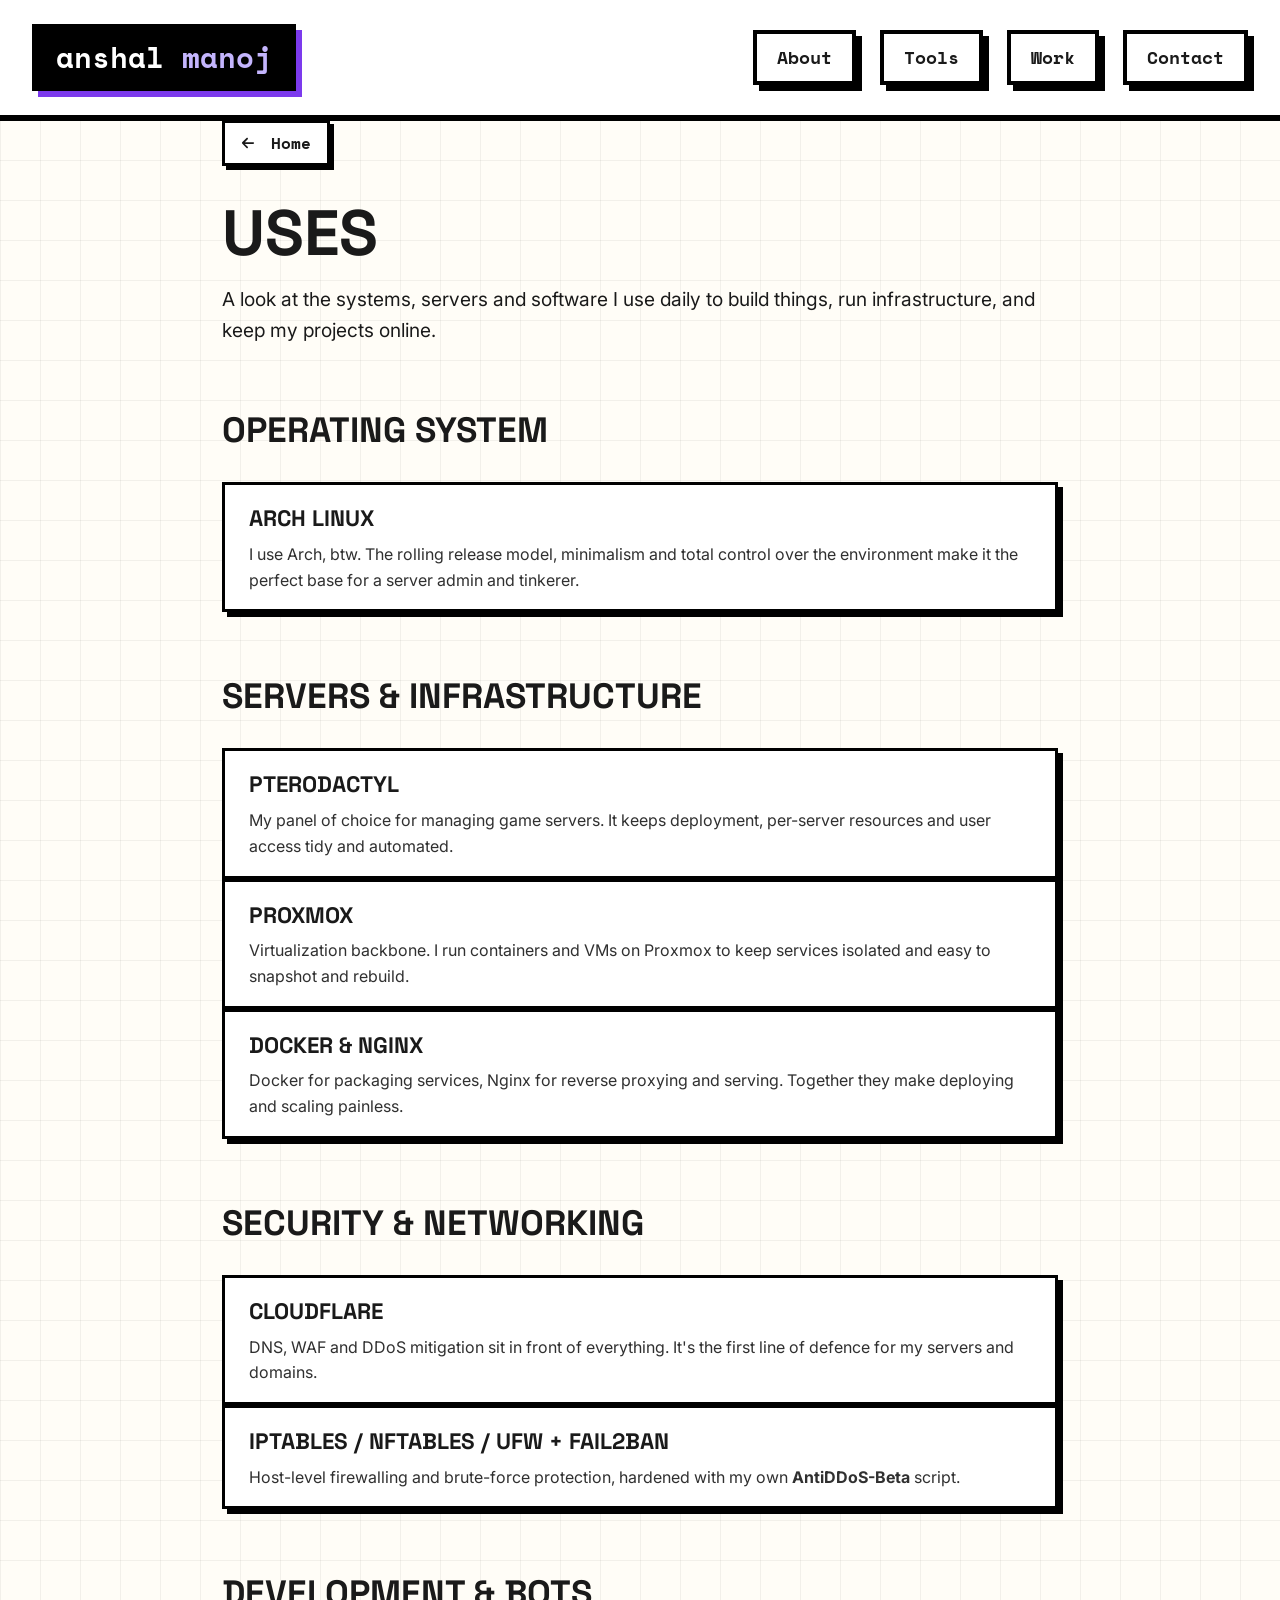
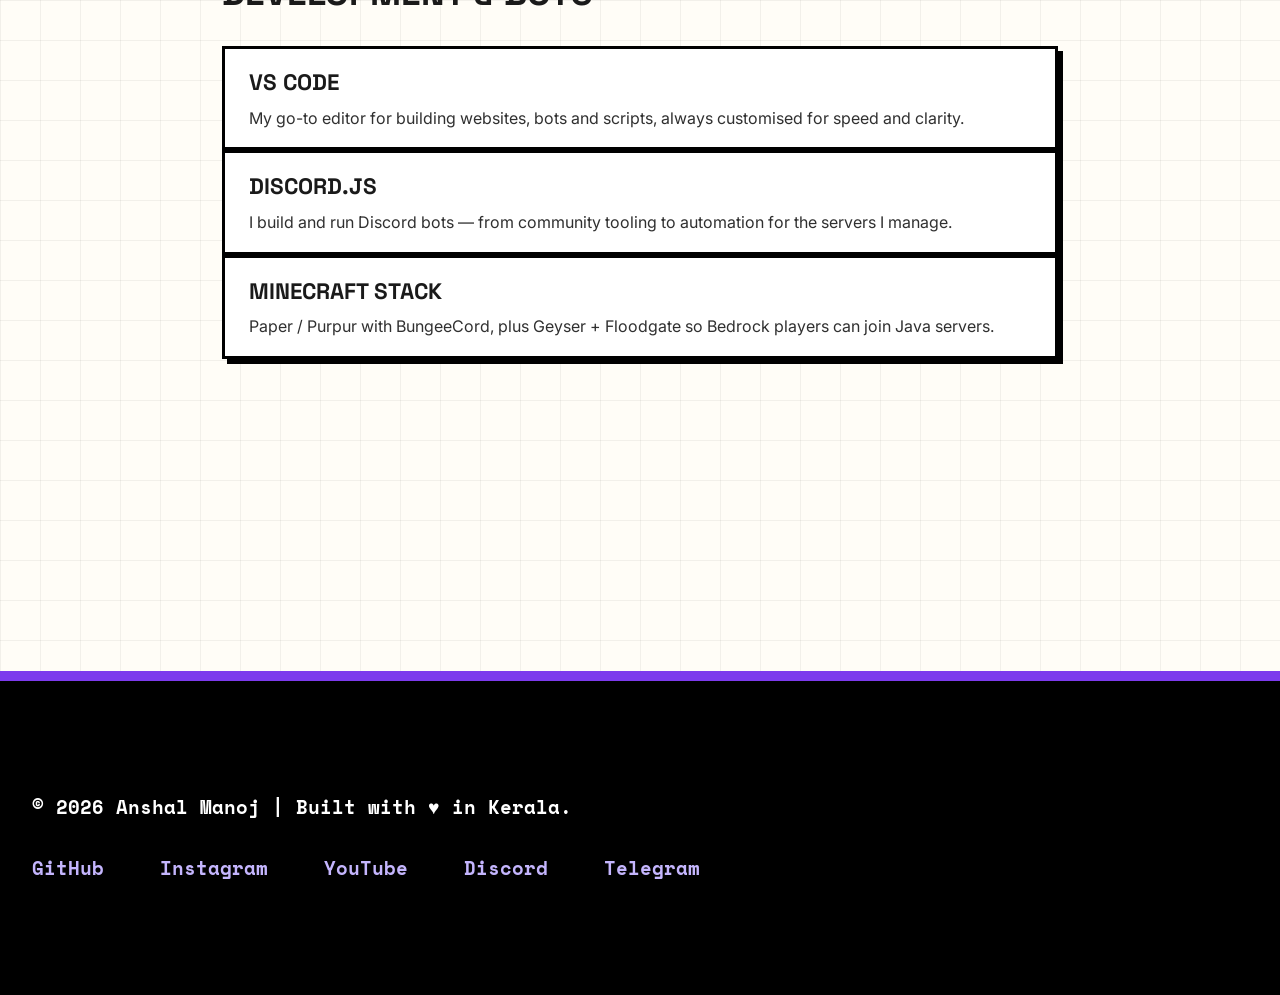
<file: uses/index.html>
<!DOCTYPE html>
<html lang="en">
<head>
  <meta charset="UTF-8" />
  <meta name="viewport" content="width=device-width, initial-scale=1.0" />
  <title>Uses | Anshal Manoj</title>
  <meta name="description" content="The systems, servers and software Anshal Manoj uses daily to build and run things.">
  <link rel="canonical" href="https://anshal.me/uses/">
  <meta name="author" content="Anshal Manoj">
  <meta name="robots" content="index, follow">
  <meta name="theme-color" content="#7C3AED">
  <meta property="og:type" content="website">
  <meta property="og:url" content="https://anshal.me/uses/">
  <meta property="og:title" content="Uses | Anshal Manoj">
  <meta property="og:description" content="The systems, servers and software Anshal Manoj uses daily to build and run things.">
  <meta property="og:image" content="https://anshal.me/assets/og-image.png">
  <meta property="og:site_name" content="Anshal Manoj">
  <meta name="twitter:card" content="summary_large_image">
  <meta name="twitter:title" content="Uses | Anshal Manoj">
  <meta name="twitter:description" content="The systems, servers and software Anshal Manoj uses daily to build and run things.">
  <meta name="twitter:image" content="https://anshal.me/assets/og-image.png">
  <link rel="icon" type="image/png" sizes="32x32" href="/assets/favicon-32x32.png">
  <link rel="icon" type="image/png" sizes="192x192" href="/assets/icon-192x192.png">
  <link rel="icon" type="image/png" sizes="512x512" href="/assets/icon-512x512.png">
  <link rel="icon" href="/favicon.ico" sizes="any">
  <link rel="apple-touch-icon" sizes="180x180" href="/assets/apple-touch-icon.png">
  <link rel="stylesheet" href="../style.css" />
  <link rel="stylesheet" href="../style-inner.css" />
  <link rel="preconnect" href="https://fonts.googleapis.com" />
  <link rel="preconnect" href="https://fonts.gstatic.com" crossorigin />
  <link rel="preload" href="https://fonts.googleapis.com/css2?family=Space+Grotesk:wght@400;500;600;700&family=Space+Mono:wght@400;700&family=Inter:wght@400;500;600;700;800;900&display=swap" as="style" onload="this.onload=null;this.rel='stylesheet'" />
  <noscript><link rel="stylesheet" href="https://fonts.googleapis.com/css2?family=Space+Grotesk:wght@400;500;600;700&family=Space+Mono:wght@400;700&family=Inter:wght@400;500;600;700;800;900&display=swap" /></noscript>

  <!-- Analytics placeholder — drop your own GA4 / analytics snippet here -->
  <script type="application/ld+json">
  {
    "@context": "https://schema.org",
    "@type": "WebPage",
    "name": "Uses | Anshal Manoj",
    "description": "The systems, servers and software Anshal Manoj uses daily to build and run things.",
    "url": "https://anshal.me/uses/",
    "author": {
      "@type": "Person",
      "name": "Anshal Manoj"
    }
  }
  </script>
</head>
<body>
  <nav class="nav visible" id="nav">
    <a href="/" class="nav-logo"><span>Anshal</span> Manoj</a>
    <div class="nav-links">
      <a href="/#about" class="nav-link">About</a>
      <a href="/#tools" class="nav-link">Tools</a>
      <a href="/#work" class="nav-link">Work</a>
      <a href="/#contact" class="nav-link">Contact</a>
    </div>
    <button class="nav-menu-btn" id="menuBtn" aria-label="Toggle menu">
      <span></span><span></span><span></span>
    </button>
  </nav>
  <nav class="mobile-menu" id="mobileMenu" role="navigation" aria-label="Mobile navigation">
    <a href="/#about" class="mobile-link">01 — About</a>
    <a href="/#tools" class="mobile-link">02 — Tools</a>
    <a href="/#work" class="mobile-link">03 — Work</a>
    <a href="/#contact" class="mobile-link">04 — Contact</a>
  </nav>

  <main class="page-content">
    <div class="page-container">
      <a href="/" class="page-back-link"><svg viewBox="0 0 448 512" width="14" height="14" fill="currentColor" style="display:inline-block;vertical-align:-0.125em;margin-right:8px;"><path d="M9.4 233.4c-12.5 12.5-12.5 32.8 0 45.3l160 160c12.5 12.5 32.8 12.5 45.3 0s12.5-32.8 0-45.3L109.2 288 416 288c17.7 0 32-14.3 32-32s-14.3-32-32-32L109.2 224 214.8 118.4c12.5-12.5 12.5-32.8 0-45.3s-32.8-12.5-45.3 0l-160 160z"/></svg> Home</a>
      <h1 class="page-title">Uses</h1>

      <div class="page-body">
        <p>A look at the systems, servers and software I use daily to build things, run infrastructure, and keep my projects online.</p>

        <div class="uses-category">
          <h2>Operating System</h2>
          <div class="uses-item">
            <h3>Arch Linux</h3>
            <p>I use Arch, btw. The rolling release model, minimalism and total control over the environment make it the perfect base for a server admin and tinkerer.</p>
          </div>
        </div>

        <div class="uses-category">
          <h2>Servers & Infrastructure</h2>
          <div class="uses-item">
            <h3>Pterodactyl</h3>
            <p>My panel of choice for managing game servers. It keeps deployment, per-server resources and user access tidy and automated.</p>
          </div>
          <div class="uses-item">
            <h3>Proxmox</h3>
            <p>Virtualization backbone. I run containers and VMs on Proxmox to keep services isolated and easy to snapshot and rebuild.</p>
          </div>
          <div class="uses-item">
            <h3>Docker & Nginx</h3>
            <p>Docker for packaging services, Nginx for reverse proxying and serving. Together they make deploying and scaling painless.</p>
          </div>
        </div>

        <div class="uses-category">
          <h2>Security & Networking</h2>
          <div class="uses-item">
            <h3>Cloudflare</h3>
            <p>DNS, WAF and DDoS mitigation sit in front of everything. It's the first line of defence for my servers and domains.</p>
          </div>
          <div class="uses-item">
            <h3>iptables / nftables / UFW + Fail2Ban</h3>
            <p>Host-level firewalling and brute-force protection, hardened with my own <strong>AntiDDoS-Beta</strong> script.</p>
          </div>
        </div>

        <div class="uses-category">
          <h2>Development & Bots</h2>
          <div class="uses-item">
            <h3>VS Code</h3>
            <p>My go-to editor for building websites, bots and scripts, always customised for speed and clarity.</p>
          </div>
          <div class="uses-item">
            <h3>Discord.js</h3>
            <p>I build and run Discord bots — from community tooling to automation for the servers I manage.</p>
          </div>
          <div class="uses-item">
            <h3>Minecraft Stack</h3>
            <p>Paper / Purpur with BungeeCord, plus Geyser + Floodgate so Bedrock players can join Java servers.</p>
          </div>
        </div>

      </div>
    </div>
  </main>

  <footer class="footer">
    <div class="footer-inner">
      <p class="footer-copy">&copy; 2026 Anshal Manoj | Built with &hearts; in Kerala.</p>
      <div class="footer-links">
        <a href="https://github.com/anshalmanoj" target="_blank" rel="noopener">GitHub</a>
        <a href="https://instagram.com/anshalmanoj" target="_blank" rel="noopener">Instagram</a>
        <a href="https://www.youtube.com/@anshalmanoj" target="_blank" rel="noopener">YouTube</a>
        <a href="https://discord.com/users/1239947884703518770" target="_blank" rel="noopener">Discord</a>
        <a href="https://t.me/anshalmanoj" target="_blank" rel="noopener">Telegram</a>
      </div>
    </div>
  </footer>

  <script>
    const menuBtn=document.getElementById('menuBtn'),mobileMenu=document.getElementById('mobileMenu');
    if(menuBtn&&mobileMenu){menuBtn.addEventListener('click',()=>{menuBtn.classList.toggle('open');mobileMenu.classList.toggle('open');document.body.style.overflow=mobileMenu.classList.contains('open')?'hidden':'';});}
    document.querySelectorAll('#mobileMenu a').forEach(l=>l.addEventListener('click',()=>{menuBtn.classList.remove('open');mobileMenu.classList.remove('open');document.body.style.overflow='';}));
  </script>
</body>
</html>
</file>
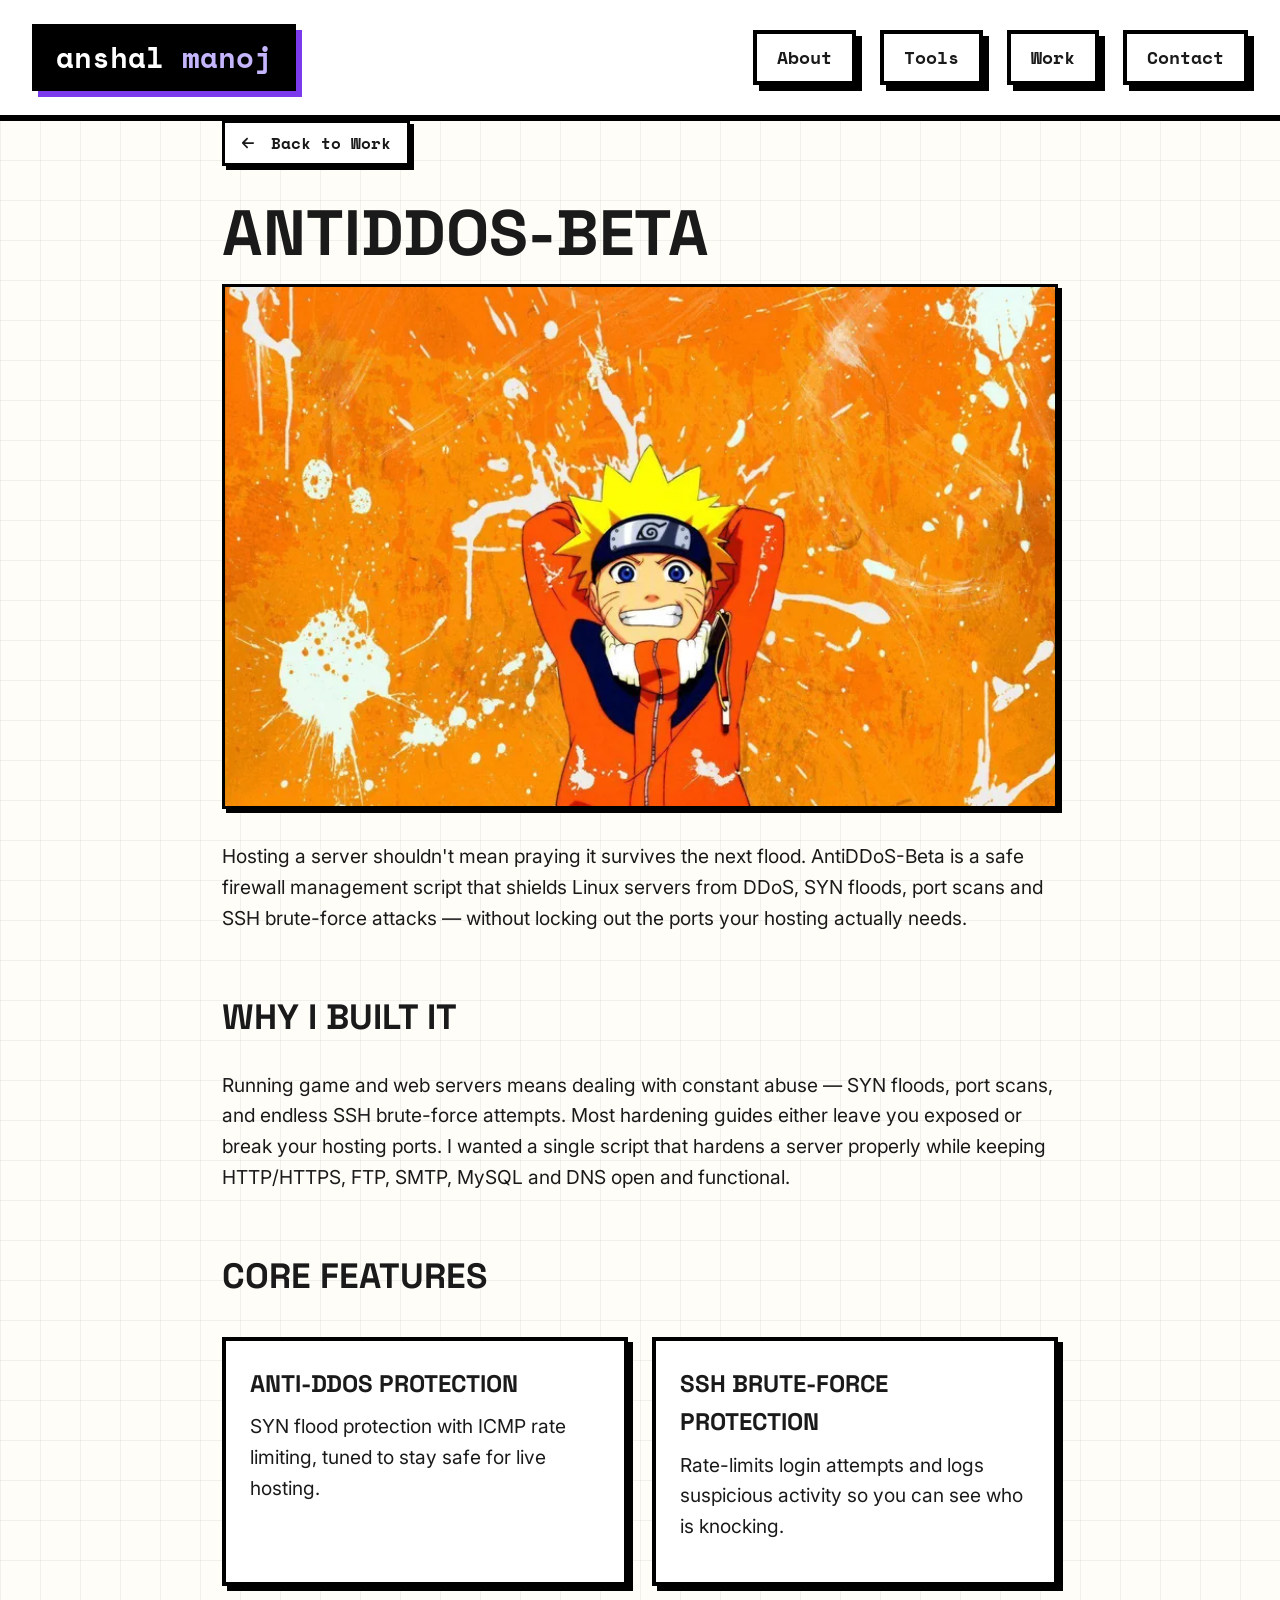
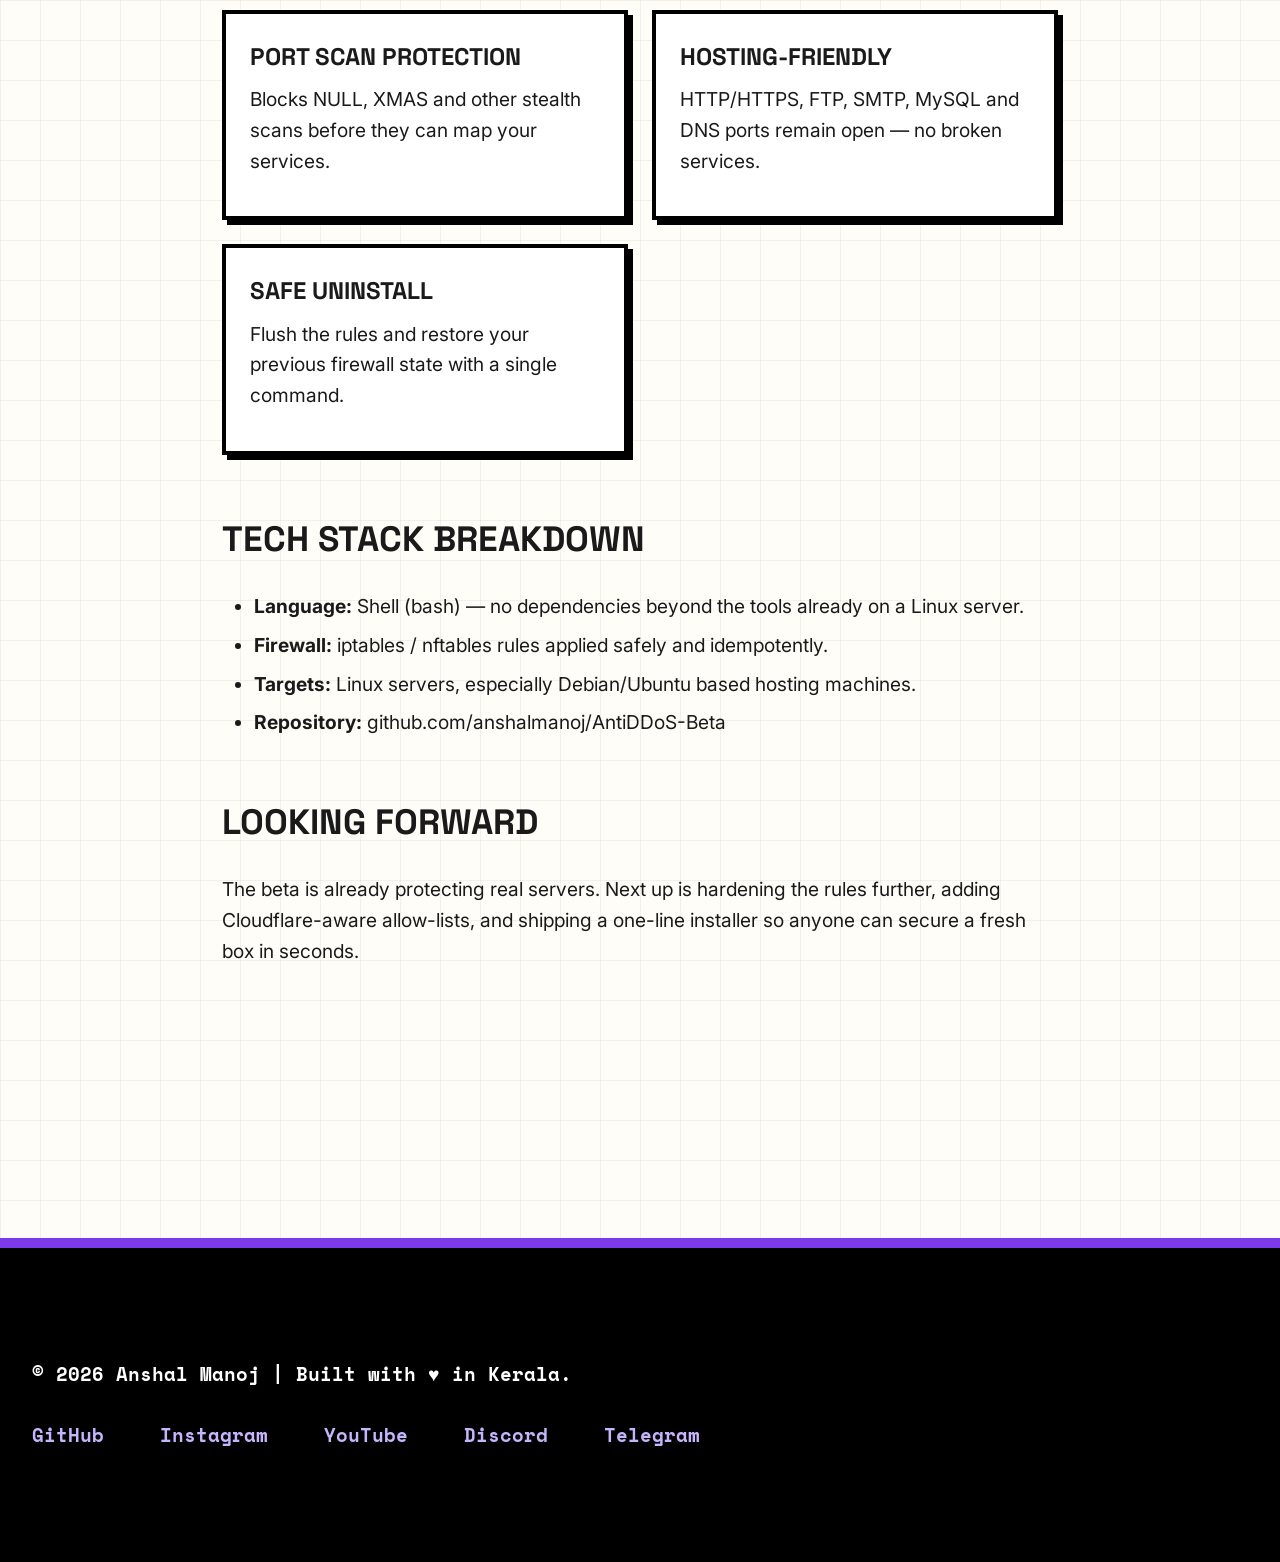
<file: projects/antiddos.html>
<!DOCTYPE html>
<html lang="en">
<head>
  <meta charset="UTF-8" />
  <meta name="viewport" content="width=device-width, initial-scale=1.0" />
  <title>AntiDDoS-Beta | Anshal Manoj Work</title>
  <meta name="description" content="AntiDDoS-Beta is a safe firewall management script for Linux servers that protects against DDoS, SYN floods, port scans, and SSH brute-force attacks.">
  <link rel="canonical" href="https://anshal.me/projects/antiddos.html">
  <meta name="author" content="Anshal Manoj">
  <meta name="robots" content="index, follow">
  <meta name="theme-color" content="#7C3AED">
  <meta property="og:type" content="article">
  <meta property="og:url" content="https://anshal.me/projects/antiddos.html">
  <meta property="og:title" content="AntiDDoS-Beta | Anshal Manoj Work">
  <meta property="og:description" content="A safe firewall management script for Linux servers that protects against DDoS, SYN floods, port scans, and SSH brute-force attacks.">
  <meta property="og:image" content="https://anshal.me/assets/antiddos.webp">
  <meta property="og:site_name" content="Anshal Manoj">
  <meta name="twitter:card" content="summary_large_image">
  <meta name="twitter:title" content="AntiDDoS-Beta | Anshal Manoj Work">
  <meta name="twitter:description" content="A safe firewall management script for Linux servers that protects against DDoS, SYN floods, port scans, and SSH brute-force attacks.">
  <meta name="twitter:image" content="https://anshal.me/assets/antiddos.webp">
  <link rel="icon" type="image/png" sizes="32x32" href="/assets/favicon-32x32.png">
  <link rel="icon" type="image/png" sizes="192x192" href="/assets/icon-192x192.png">
  <link rel="icon" type="image/png" sizes="512x512" href="/assets/icon-512x512.png">
  <link rel="icon" href="/favicon.ico" sizes="any">
  <link rel="apple-touch-icon" sizes="180x180" href="/assets/apple-touch-icon.png">
  <link rel="stylesheet" href="../style.css" />
  <link rel="stylesheet" href="../style-inner.css" />
  <link rel="preconnect" href="https://fonts.googleapis.com" />
  <link rel="preconnect" href="https://fonts.gstatic.com" crossorigin />
  <link rel="preload" href="https://fonts.googleapis.com/css2?family=Space+Grotesk:wght@400;500;600;700&family=Space+Mono:wght@400;700&family=Inter:wght@400;500;600;700;800;900&display=swap" as="style" onload="this.onload=null;this.rel='stylesheet'" />
  <noscript><link rel="stylesheet" href="https://fonts.googleapis.com/css2?family=Space+Grotesk:wght@400;500;600;700&family=Space+Mono:wght@400;700&family=Inter:wght@400;500;600;700;800;900&display=swap" /></noscript>

  <!-- Analytics placeholder — drop your own GA4 / analytics snippet here -->
  <script type="application/ld+json">
  {
    "@context": "https://schema.org",
    "@type": "SoftwareApplication",
    "name": "AntiDDoS-Beta",
    "operatingSystem": "Linux",
    "applicationCategory": "SecurityApplication",
    "description": "A safe firewall management script for Linux servers that protects against DDoS, SYN floods, port scans, and SSH brute-force attacks.",
    "author": {
      "@type": "Person",
      "name": "Anshal Manoj"
    }
  }
  </script>
</head>
<body>
  <nav class="nav visible" id="nav">
    <a href="/" class="nav-logo"><span>Anshal</span> Manoj</a>
    <div class="nav-links">
      <a href="/#about" class="nav-link">About</a>
      <a href="/#tools" class="nav-link">Tools</a>
      <a href="/#work" class="nav-link">Work</a>
      <a href="/#contact" class="nav-link">Contact</a>
    </div>
    <button class="nav-menu-btn" id="menuBtn" aria-label="Toggle menu">
      <span></span><span></span><span></span>
    </button>
  </nav>
  <nav class="mobile-menu" id="mobileMenu" role="navigation" aria-label="Mobile navigation">
    <a href="/#about" class="mobile-link">01 — About</a>
    <a href="/#tools" class="mobile-link">02 — Tools</a>
    <a href="/#work" class="mobile-link">03 — Work</a>
    <a href="/#contact" class="mobile-link">04 — Contact</a>
  </nav>

  <main class="page-content">
    <div class="page-container">
      <a href="/#work" class="page-back-link"><svg viewBox="0 0 448 512" width="14" height="14" fill="currentColor" style="display:inline-block;vertical-align:-0.125em;margin-right:8px;"><path d="M9.4 233.4c-12.5 12.5-12.5 32.8 0 45.3l160 160c12.5 12.5 32.8 12.5 45.3 0s12.5-32.8 0-45.3L109.2 288 416 288c17.7 0 32-14.3 32-32s-14.3-32-32-32L109.2 224 214.8 118.4c12.5-12.5 12.5-32.8 0-45.3s-32.8-12.5-45.3 0l-160 160z"/></svg> Back to Work</a>
      <h1 class="page-title">AntiDDoS-Beta</h1>

      <div class="project-detail-hero">
        <img src="/assets/antiddos.webp" alt="AntiDDoS-Beta security script" style="width: 100%; border: 3px solid #000; box-shadow: 4px 4px 0 #000; margin-bottom: 2rem;">
      </div>

      <div class="page-body">
        <p class="lead">Hosting a server shouldn't mean praying it survives the next flood. AntiDDoS-Beta is a safe firewall management script that shields Linux servers from DDoS, SYN floods, port scans and SSH brute-force attacks — without locking out the ports your hosting actually needs.</p>

        <h2>Why I Built It</h2>
        <p>Running game and web servers means dealing with constant abuse — SYN floods, port scans, and endless SSH brute-force attempts. Most hardening guides either leave you exposed or break your hosting ports. I wanted a single script that hardens a server properly while keeping HTTP/HTTPS, FTP, SMTP, MySQL and DNS open and functional.</p>

        <h2>Core Features</h2>
        <div class="project-detail-features">
          <div class="feature-item">
            <h3>Anti-DDoS Protection</h3>
            <p>SYN flood protection with ICMP rate limiting, tuned to stay safe for live hosting.</p>
          </div>
          <div class="feature-item">
            <h3>SSH Brute-force Protection</h3>
            <p>Rate-limits login attempts and logs suspicious activity so you can see who is knocking.</p>
          </div>
          <div class="feature-item">
            <h3>Port Scan Protection</h3>
            <p>Blocks NULL, XMAS and other stealth scans before they can map your services.</p>
          </div>
          <div class="feature-item">
            <h3>Hosting-Friendly</h3>
            <p>HTTP/HTTPS, FTP, SMTP, MySQL and DNS ports remain open — no broken services.</p>
          </div>
          <div class="feature-item">
            <h3>Safe Uninstall</h3>
            <p>Flush the rules and restore your previous firewall state with a single command.</p>
          </div>
        </div>

        <h2>Tech Stack Breakdown</h2>
        <ul>
          <li><strong>Language:</strong> Shell (bash) — no dependencies beyond the tools already on a Linux server.</li>
          <li><strong>Firewall:</strong> iptables / nftables rules applied safely and idempotently.</li>
          <li><strong>Targets:</strong> Linux servers, especially Debian/Ubuntu based hosting machines.</li>
          <li><strong>Repository:</strong> github.com/anshalmanoj/AntiDDoS-Beta</li>
        </ul>

        <h2>Looking Forward</h2>
        <p>The beta is already protecting real servers. Next up is hardening the rules further, adding Cloudflare-aware allow-lists, and shipping a one-line installer so anyone can secure a fresh box in seconds.</p>
      </div>
    </div>
  </main>

  <footer class="footer">
    <div class="footer-inner">
      <p class="footer-copy">&copy; 2026 Anshal Manoj | Built with &hearts; in Kerala.</p>
      <div class="footer-links">
        <a href="https://github.com/anshalmanoj" target="_blank" rel="noopener">GitHub</a>
        <a href="https://instagram.com/anshalmanoj" target="_blank" rel="noopener">Instagram</a>
        <a href="https://www.youtube.com/@anshalmanoj" target="_blank" rel="noopener">YouTube</a>
        <a href="https://discord.com/users/1239947884703518770" target="_blank" rel="noopener">Discord</a>
        <a href="https://t.me/anshalmanoj" target="_blank" rel="noopener">Telegram</a>
      </div>
    </div>
  </footer>

  <script>
    const menuBtn=document.getElementById('menuBtn'),mobileMenu=document.getElementById('mobileMenu');
    if(menuBtn&&mobileMenu){menuBtn.addEventListener('click',()=>{menuBtn.classList.toggle('open');mobileMenu.classList.toggle('open');document.body.style.overflow=mobileMenu.classList.contains('open')?'hidden':'';});}
    document.querySelectorAll('#mobileMenu a').forEach(l=>l.addEventListener('click',()=>{menuBtn.classList.remove('open');mobileMenu.classList.remove('open');document.body.style.overflow='';}));
  </script>
</body>
</html>
</file>
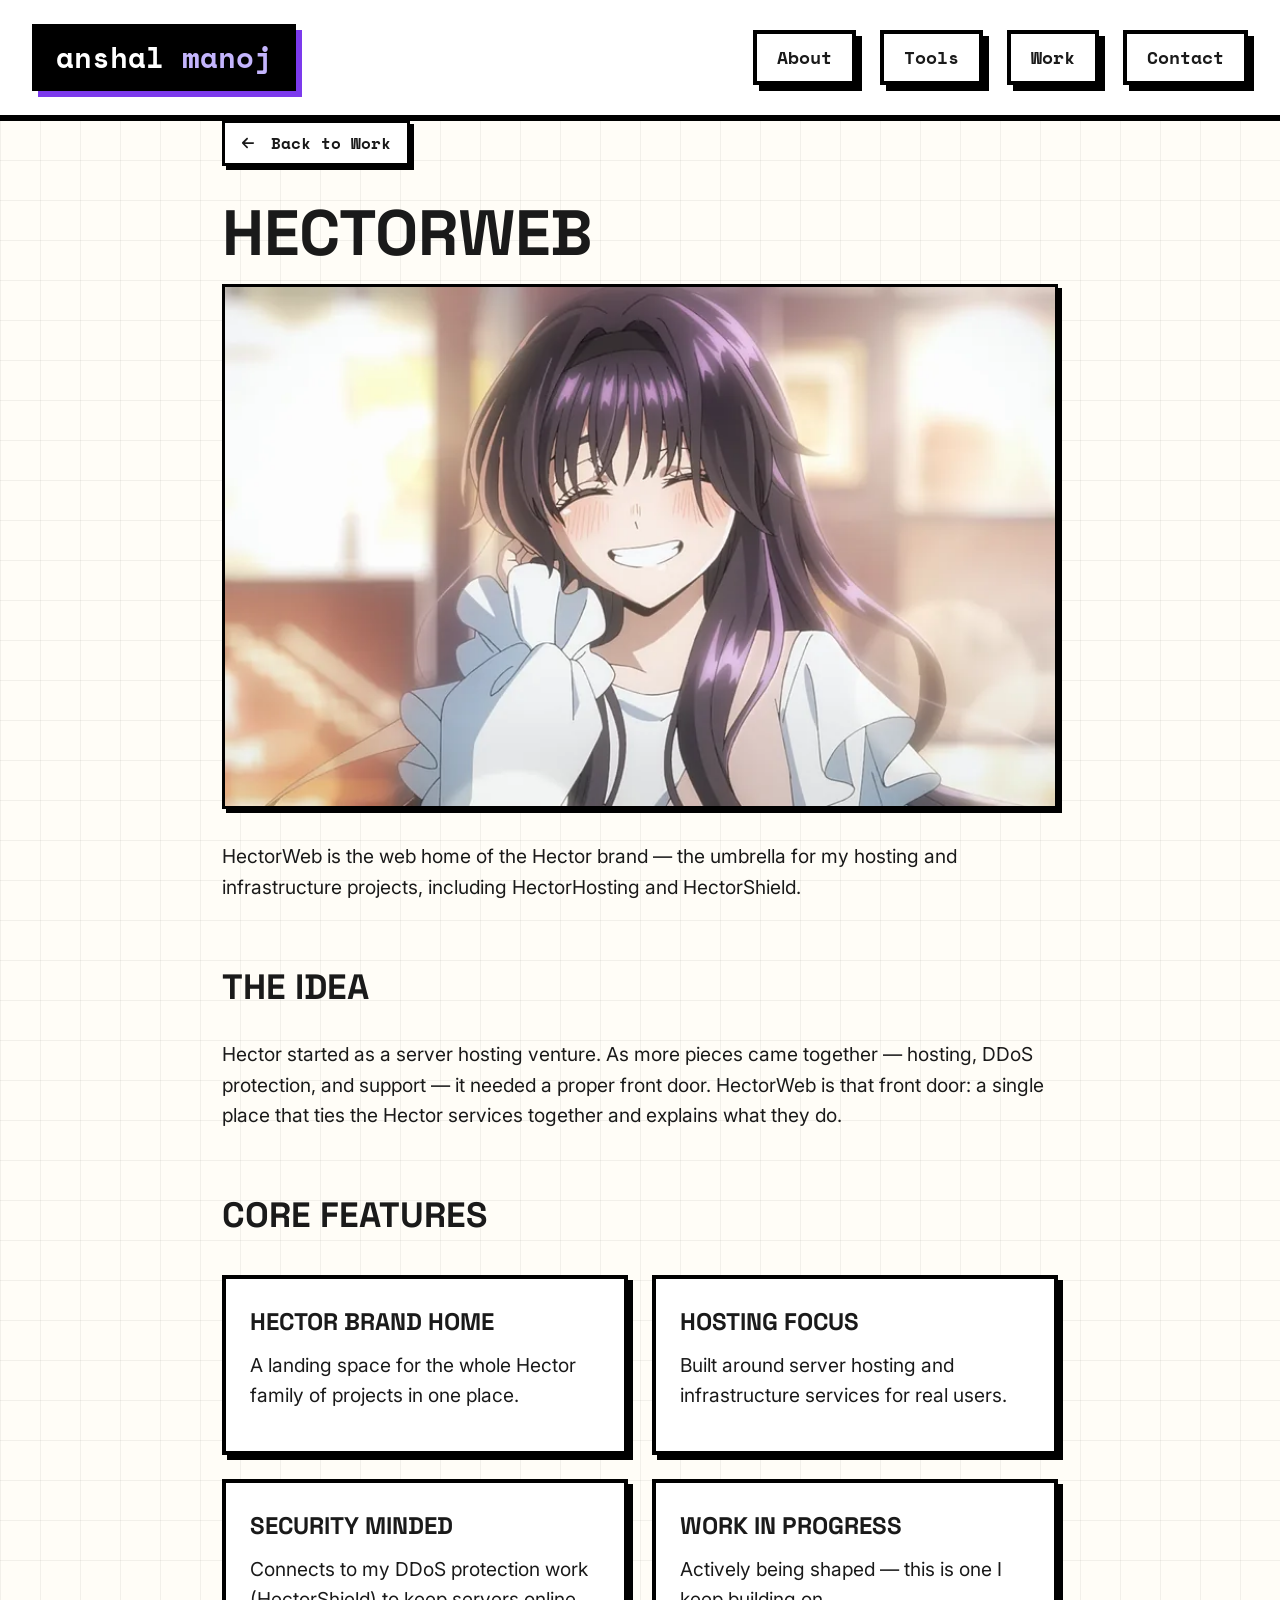
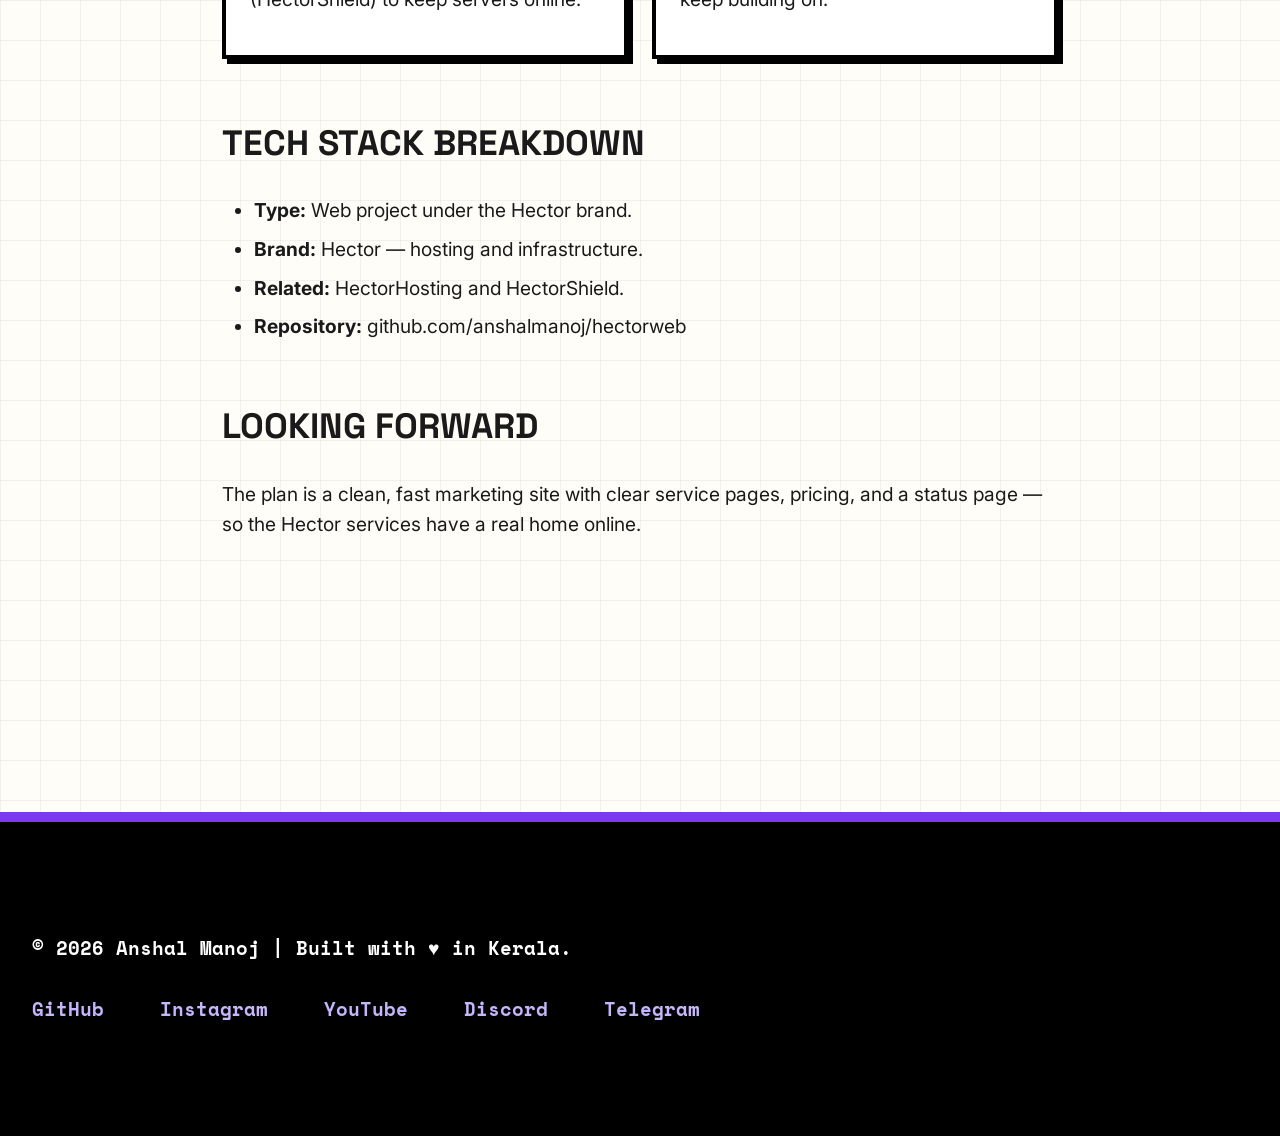
<file: projects/hectorweb.html>
<!DOCTYPE html>
<html lang="en">
<head>
  <meta charset="UTF-8" />
  <meta name="viewport" content="width=device-width, initial-scale=1.0" />
  <title>HectorWeb | Anshal Manoj Work</title>
  <meta name="description" content="HectorWeb is a web project under the Hector brand — the home of Anshal's hosting and infrastructure ventures.">
  <link rel="canonical" href="https://anshal.me/projects/hectorweb.html">
  <meta name="author" content="Anshal Manoj">
  <meta name="robots" content="index, follow">
  <meta name="theme-color" content="#7C3AED">
  <meta property="og:type" content="article">
  <meta property="og:url" content="https://anshal.me/projects/hectorweb.html">
  <meta property="og:title" content="HectorWeb | Anshal Manoj Work">
  <meta property="og:description" content="A web project under the Hector brand — the home of Anshal's hosting and infrastructure ventures.">
  <meta property="og:image" content="https://anshal.me/assets/hector.webp">
  <meta property="og:site_name" content="Anshal Manoj">
  <meta name="twitter:card" content="summary_large_image">
  <meta name="twitter:title" content="HectorWeb | Anshal Manoj Work">
  <meta name="twitter:description" content="A web project under the Hector brand — the home of Anshal's hosting and infrastructure ventures.">
  <meta name="twitter:image" content="https://anshal.me/assets/hector.webp">
  <link rel="icon" type="image/png" sizes="32x32" href="/assets/favicon-32x32.png">
  <link rel="icon" type="image/png" sizes="192x192" href="/assets/icon-192x192.png">
  <link rel="icon" type="image/png" sizes="512x512" href="/assets/icon-512x512.png">
  <link rel="icon" href="/favicon.ico" sizes="any">
  <link rel="apple-touch-icon" sizes="180x180" href="/assets/apple-touch-icon.png">
  <link rel="stylesheet" href="../style.css" />
  <link rel="stylesheet" href="../style-inner.css" />
  <link rel="preconnect" href="https://fonts.googleapis.com" />
  <link rel="preconnect" href="https://fonts.gstatic.com" crossorigin />
  <link rel="preload" href="https://fonts.googleapis.com/css2?family=Space+Grotesk:wght@400;500;600;700&family=Space+Mono:wght@400;700&family=Inter:wght@400;500;600;700;800;900&display=swap" as="style" onload="this.onload=null;this.rel='stylesheet'" />
  <noscript><link rel="stylesheet" href="https://fonts.googleapis.com/css2?family=Space+Grotesk:wght@400;500;600;700&family=Space+Mono:wght@400;700&family=Inter:wght@400;500;600;700;800;900&display=swap" /></noscript>

  <!-- Analytics placeholder — drop your own GA4 / analytics snippet here -->
  <script type="application/ld+json">
  {
    "@context": "https://schema.org",
    "@type": "SoftwareApplication",
    "name": "HectorWeb",
    "operatingSystem": "Web",
    "applicationCategory": "WebApplication",
    "description": "A web project under the Hector brand — the home of Anshal's hosting and infrastructure ventures.",
    "author": {
      "@type": "Person",
      "name": "Anshal Manoj"
    }
  }
  </script>
</head>
<body>
  <nav class="nav visible" id="nav">
    <a href="/" class="nav-logo"><span>Anshal</span> Manoj</a>
    <div class="nav-links">
      <a href="/#about" class="nav-link">About</a>
      <a href="/#tools" class="nav-link">Tools</a>
      <a href="/#work" class="nav-link">Work</a>
      <a href="/#contact" class="nav-link">Contact</a>
    </div>
    <button class="nav-menu-btn" id="menuBtn" aria-label="Toggle menu">
      <span></span><span></span><span></span>
    </button>
  </nav>
  <nav class="mobile-menu" id="mobileMenu" role="navigation" aria-label="Mobile navigation">
    <a href="/#about" class="mobile-link">01 — About</a>
    <a href="/#tools" class="mobile-link">02 — Tools</a>
    <a href="/#work" class="mobile-link">03 — Work</a>
    <a href="/#contact" class="mobile-link">04 — Contact</a>
  </nav>

  <main class="page-content">
    <div class="page-container">
      <a href="/#work" class="page-back-link"><svg viewBox="0 0 448 512" width="14" height="14" fill="currentColor" style="display:inline-block;vertical-align:-0.125em;margin-right:8px;"><path d="M9.4 233.4c-12.5 12.5-12.5 32.8 0 45.3l160 160c12.5 12.5 32.8 12.5 45.3 0s12.5-32.8 0-45.3L109.2 288 416 288c17.7 0 32-14.3 32-32s-14.3-32-32-32L109.2 224 214.8 118.4c12.5-12.5 12.5-32.8 0-45.3s-32.8-12.5-45.3 0l-160 160z"/></svg> Back to Work</a>
      <h1 class="page-title">HectorWeb</h1>

      <div class="project-detail-hero">
        <img src="/assets/hector.webp" alt="HectorWeb project" style="width: 100%; border: 3px solid #000; box-shadow: 4px 4px 0 #000; margin-bottom: 2rem;">
      </div>

      <div class="page-body">
        <p class="lead">HectorWeb is the web home of the Hector brand — the umbrella for my hosting and infrastructure projects, including HectorHosting and HectorShield.</p>

        <h2>The Idea</h2>
        <p>Hector started as a server hosting venture. As more pieces came together — hosting, DDoS protection, and support — it needed a proper front door. HectorWeb is that front door: a single place that ties the Hector services together and explains what they do.</p>

        <h2>Core Features</h2>
        <div class="project-detail-features">
          <div class="feature-item">
            <h3>Hector Brand Home</h3>
            <p>A landing space for the whole Hector family of projects in one place.</p>
          </div>
          <div class="feature-item">
            <h3>Hosting Focus</h3>
            <p>Built around server hosting and infrastructure services for real users.</p>
          </div>
          <div class="feature-item">
            <h3>Security Minded</h3>
            <p>Connects to my DDoS protection work (HectorShield) to keep servers online.</p>
          </div>
          <div class="feature-item">
            <h3>Work in Progress</h3>
            <p>Actively being shaped — this is one I keep building on.</p>
          </div>
        </div>

        <h2>Tech Stack Breakdown</h2>
        <ul>
          <li><strong>Type:</strong> Web project under the Hector brand.</li>
          <li><strong>Brand:</strong> Hector — hosting and infrastructure.</li>
          <li><strong>Related:</strong> HectorHosting and HectorShield.</li>
          <li><strong>Repository:</strong> github.com/anshalmanoj/hectorweb</li>
        </ul>

        <h2>Looking Forward</h2>
        <p>The plan is a clean, fast marketing site with clear service pages, pricing, and a status page — so the Hector services have a real home online.</p>
      </div>
    </div>
  </main>

  <footer class="footer">
    <div class="footer-inner">
      <p class="footer-copy">&copy; 2026 Anshal Manoj | Built with &hearts; in Kerala.</p>
      <div class="footer-links">
        <a href="https://github.com/anshalmanoj" target="_blank" rel="noopener">GitHub</a>
        <a href="https://instagram.com/anshalmanoj" target="_blank" rel="noopener">Instagram</a>
        <a href="https://www.youtube.com/@anshalmanoj" target="_blank" rel="noopener">YouTube</a>
        <a href="https://discord.com/users/1239947884703518770" target="_blank" rel="noopener">Discord</a>
        <a href="https://t.me/anshalmanoj" target="_blank" rel="noopener">Telegram</a>
      </div>
    </div>
  </footer>

  <script>
    const menuBtn=document.getElementById('menuBtn'),mobileMenu=document.getElementById('mobileMenu');
    if(menuBtn&&mobileMenu){menuBtn.addEventListener('click',()=>{menuBtn.classList.toggle('open');mobileMenu.classList.toggle('open');document.body.style.overflow=mobileMenu.classList.contains('open')?'hidden':'';});}
    document.querySelectorAll('#mobileMenu a').forEach(l=>l.addEventListener('click',()=>{menuBtn.classList.remove('open');mobileMenu.classList.remove('open');document.body.style.overflow='';}));
  </script>
</body>
</html>
</file>
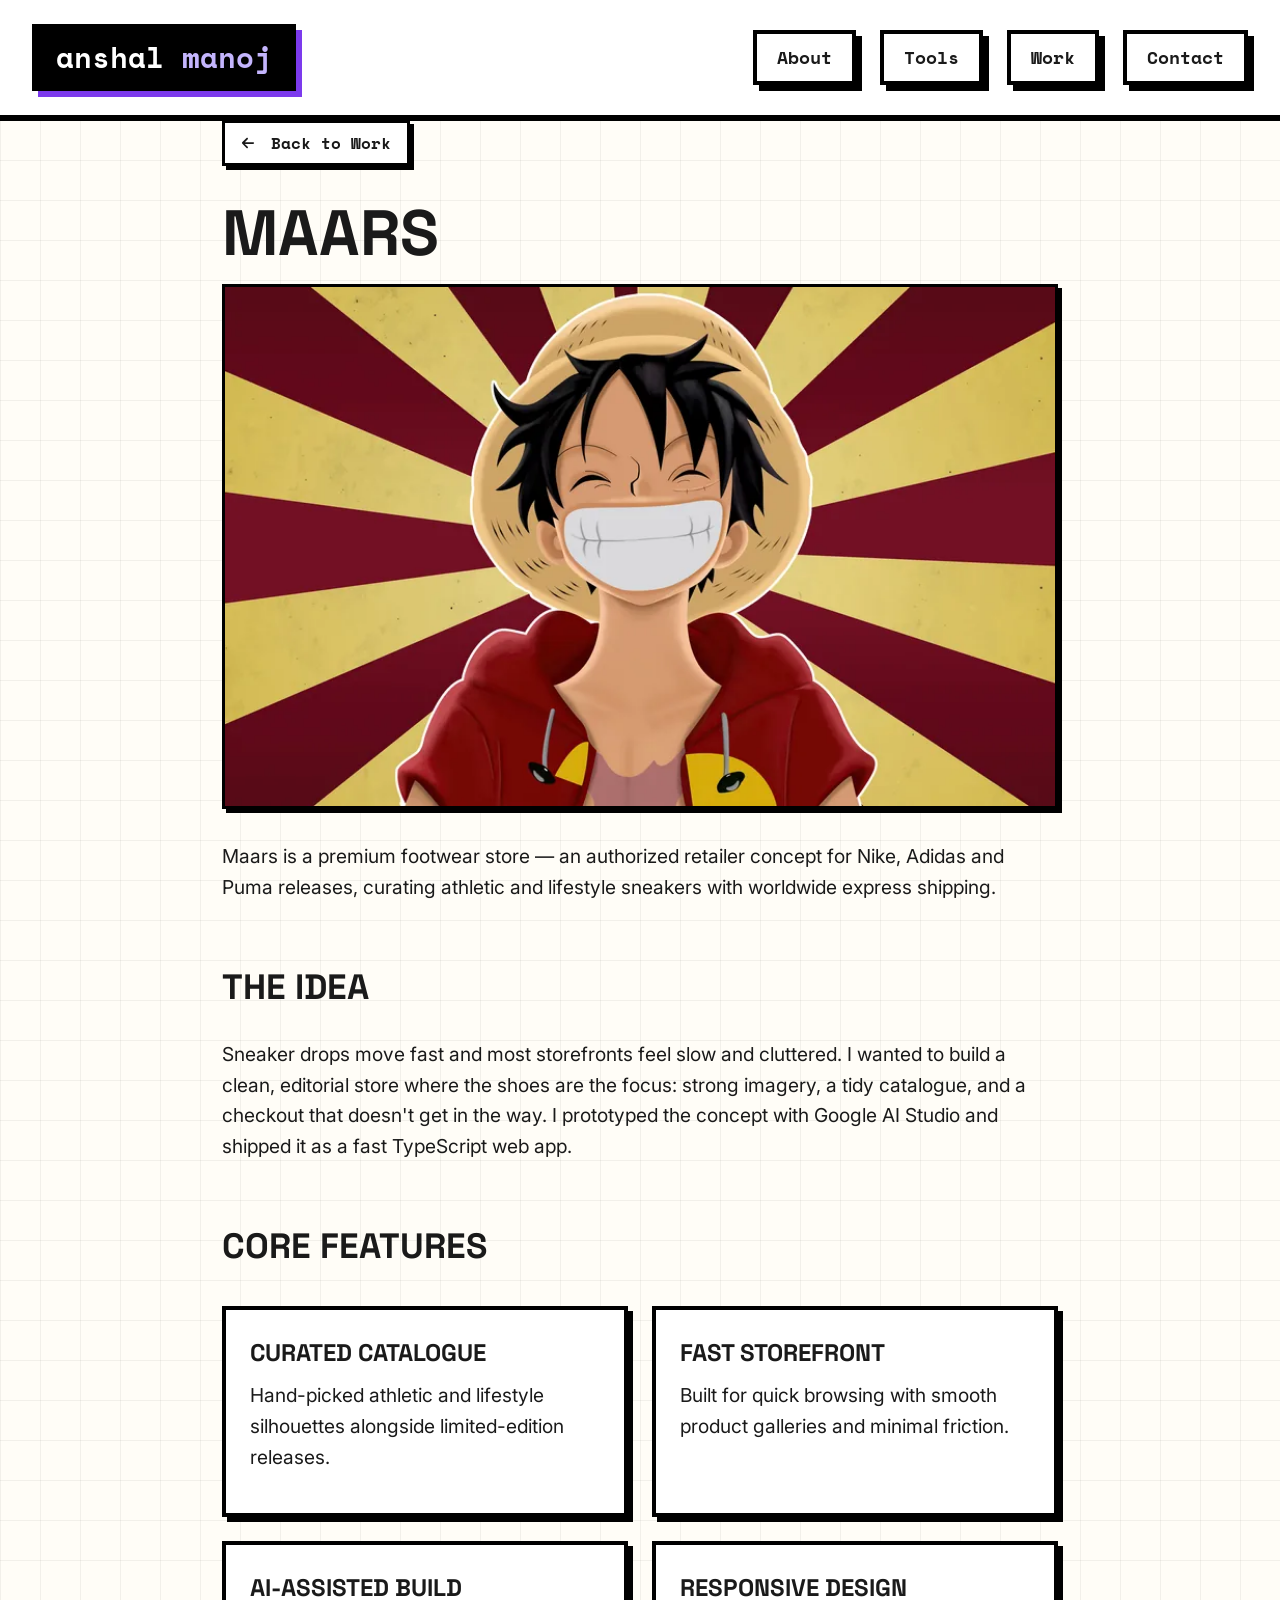
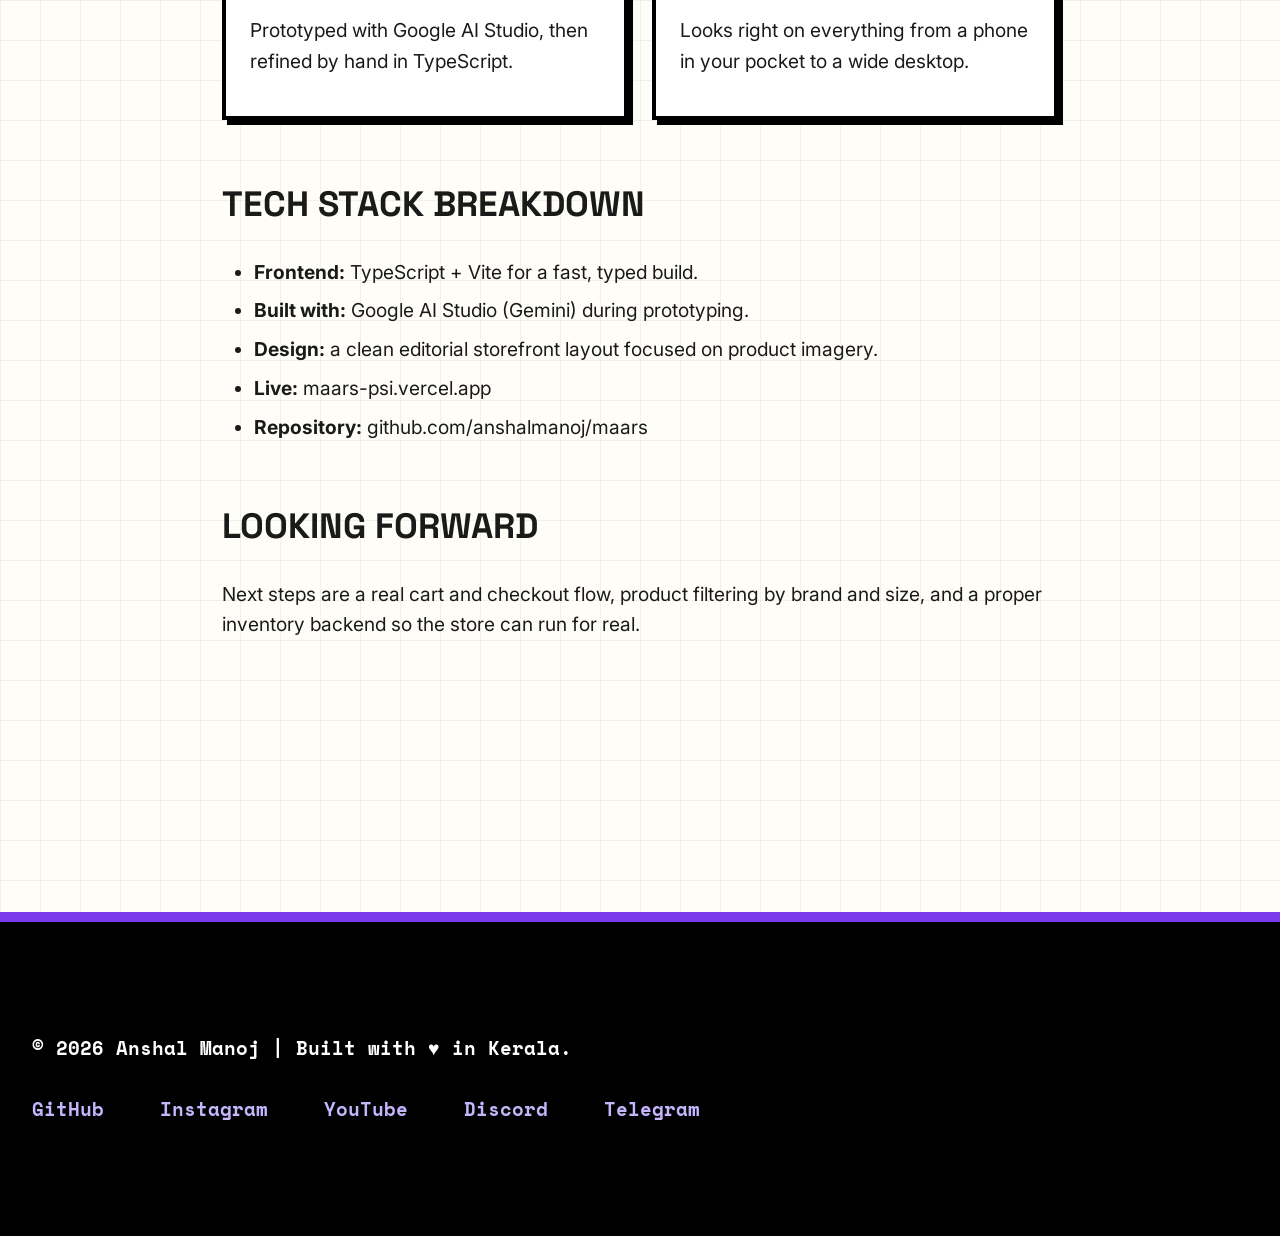
<file: projects/maars.html>
<!DOCTYPE html>
<html lang="en">
<head>
  <meta charset="UTF-8" />
  <meta name="viewport" content="width=device-width, initial-scale=1.0" />
  <title>Maars | Anshal Manoj Work</title>
  <meta name="description" content="Maars is a premium footwear storefront for athletic and lifestyle sneakers from Nike, Adidas and Puma — built with TypeScript and Google AI Studio.">
  <link rel="canonical" href="https://anshal.me/projects/maars.html">
  <meta name="author" content="Anshal Manoj">
  <meta name="robots" content="index, follow">
  <meta name="theme-color" content="#7C3AED">
  <meta property="og:type" content="article">
  <meta property="og:url" content="https://anshal.me/projects/maars.html">
  <meta property="og:title" content="Maars | Anshal Manoj Work">
  <meta property="og:description" content="A premium footwear storefront for athletic and lifestyle sneakers from Nike, Adidas and Puma — built with TypeScript and Google AI Studio.">
  <meta property="og:image" content="https://anshal.me/assets/maars.webp">
  <meta property="og:site_name" content="Anshal Manoj">
  <meta name="twitter:card" content="summary_large_image">
  <meta name="twitter:title" content="Maars | Anshal Manoj Work">
  <meta name="twitter:description" content="A premium footwear storefront for athletic and lifestyle sneakers from Nike, Adidas and Puma — built with TypeScript and Google AI Studio.">
  <meta name="twitter:image" content="https://anshal.me/assets/maars.webp">
  <link rel="icon" type="image/png" sizes="32x32" href="/assets/favicon-32x32.png">
  <link rel="icon" type="image/png" sizes="192x192" href="/assets/icon-192x192.png">
  <link rel="icon" type="image/png" sizes="512x512" href="/assets/icon-512x512.png">
  <link rel="icon" href="/favicon.ico" sizes="any">
  <link rel="apple-touch-icon" sizes="180x180" href="/assets/apple-touch-icon.png">
  <link rel="stylesheet" href="../style.css" />
  <link rel="stylesheet" href="../style-inner.css" />
  <link rel="preconnect" href="https://fonts.googleapis.com" />
  <link rel="preconnect" href="https://fonts.gstatic.com" crossorigin />
  <link rel="preload" href="https://fonts.googleapis.com/css2?family=Space+Grotesk:wght@400;500;600;700&family=Space+Mono:wght@400;700&family=Inter:wght@400;500;600;700;800;900&display=swap" as="style" onload="this.onload=null;this.rel='stylesheet'" />
  <noscript><link rel="stylesheet" href="https://fonts.googleapis.com/css2?family=Space+Grotesk:wght@400;500;600;700&family=Space+Mono:wght@400;700&family=Inter:wght@400;500;600;700;800;900&display=swap" /></noscript>

  <!-- Analytics placeholder — drop your own GA4 / analytics snippet here -->
  <script type="application/ld+json">
  {
    "@context": "https://schema.org",
    "@type": "SoftwareApplication",
    "name": "Maars",
    "operatingSystem": "Web",
    "applicationCategory": "ShoppingApplication",
    "description": "A premium footwear storefront for athletic and lifestyle sneakers from Nike, Adidas and Puma.",
    "author": {
      "@type": "Person",
      "name": "Anshal Manoj"
    }
  }
  </script>
</head>
<body>
  <nav class="nav visible" id="nav">
    <a href="/" class="nav-logo"><span>Anshal</span> Manoj</a>
    <div class="nav-links">
      <a href="/#about" class="nav-link">About</a>
      <a href="/#tools" class="nav-link">Tools</a>
      <a href="/#work" class="nav-link">Work</a>
      <a href="/#contact" class="nav-link">Contact</a>
    </div>
    <button class="nav-menu-btn" id="menuBtn" aria-label="Toggle menu">
      <span></span><span></span><span></span>
    </button>
  </nav>
  <nav class="mobile-menu" id="mobileMenu" role="navigation" aria-label="Mobile navigation">
    <a href="/#about" class="mobile-link">01 — About</a>
    <a href="/#tools" class="mobile-link">02 — Tools</a>
    <a href="/#work" class="mobile-link">03 — Work</a>
    <a href="/#contact" class="mobile-link">04 — Contact</a>
  </nav>

  <main class="page-content">
    <div class="page-container">
      <a href="/#work" class="page-back-link"><svg viewBox="0 0 448 512" width="14" height="14" fill="currentColor" style="display:inline-block;vertical-align:-0.125em;margin-right:8px;"><path d="M9.4 233.4c-12.5 12.5-12.5 32.8 0 45.3l160 160c12.5 12.5 32.8 12.5 45.3 0s12.5-32.8 0-45.3L109.2 288 416 288c17.7 0 32-14.3 32-32s-14.3-32-32-32L109.2 224 214.8 118.4c12.5-12.5 12.5-32.8 0-45.3s-32.8-12.5-45.3 0l-160 160z"/></svg> Back to Work</a>
      <h1 class="page-title">Maars</h1>

      <div class="project-detail-hero">
        <img src="/assets/maars.webp" alt="Maars premium footwear storefront" style="width: 100%; border: 3px solid #000; box-shadow: 4px 4px 0 #000; margin-bottom: 2rem;">
      </div>

      <div class="page-body">
        <p class="lead">Maars is a premium footwear store — an authorized retailer concept for Nike, Adidas and Puma releases, curating athletic and lifestyle sneakers with worldwide express shipping.</p>

        <h2>The Idea</h2>
        <p>Sneaker drops move fast and most storefronts feel slow and cluttered. I wanted to build a clean, editorial store where the shoes are the focus: strong imagery, a tidy catalogue, and a checkout that doesn't get in the way. I prototyped the concept with Google AI Studio and shipped it as a fast TypeScript web app.</p>

        <h2>Core Features</h2>
        <div class="project-detail-features">
          <div class="feature-item">
            <h3>Curated Catalogue</h3>
            <p>Hand-picked athletic and lifestyle silhouettes alongside limited-edition releases.</p>
          </div>
          <div class="feature-item">
            <h3>Fast Storefront</h3>
            <p>Built for quick browsing with smooth product galleries and minimal friction.</p>
          </div>
          <div class="feature-item">
            <h3>AI-Assisted Build</h3>
            <p>Prototyped with Google AI Studio, then refined by hand in TypeScript.</p>
          </div>
          <div class="feature-item">
            <h3>Responsive Design</h3>
            <p>Looks right on everything from a phone in your pocket to a wide desktop.</p>
          </div>
        </div>

        <h2>Tech Stack Breakdown</h2>
        <ul>
          <li><strong>Frontend:</strong> TypeScript + Vite for a fast, typed build.</li>
          <li><strong>Built with:</strong> Google AI Studio (Gemini) during prototyping.</li>
          <li><strong>Design:</strong> a clean editorial storefront layout focused on product imagery.</li>
          <li><strong>Live:</strong> maars-psi.vercel.app</li>
          <li><strong>Repository:</strong> github.com/anshalmanoj/maars</li>
        </ul>

        <h2>Looking Forward</h2>
        <p>Next steps are a real cart and checkout flow, product filtering by brand and size, and a proper inventory backend so the store can run for real.</p>
      </div>
    </div>
  </main>

  <footer class="footer">
    <div class="footer-inner">
      <p class="footer-copy">&copy; 2026 Anshal Manoj | Built with &hearts; in Kerala.</p>
      <div class="footer-links">
        <a href="https://github.com/anshalmanoj" target="_blank" rel="noopener">GitHub</a>
        <a href="https://instagram.com/anshalmanoj" target="_blank" rel="noopener">Instagram</a>
        <a href="https://www.youtube.com/@anshalmanoj" target="_blank" rel="noopener">YouTube</a>
        <a href="https://discord.com/users/1239947884703518770" target="_blank" rel="noopener">Discord</a>
        <a href="https://t.me/anshalmanoj" target="_blank" rel="noopener">Telegram</a>
      </div>
    </div>
  </footer>

  <script>
    const menuBtn=document.getElementById('menuBtn'),mobileMenu=document.getElementById('mobileMenu');
    if(menuBtn&&mobileMenu){menuBtn.addEventListener('click',()=>{menuBtn.classList.toggle('open');mobileMenu.classList.toggle('open');document.body.style.overflow=mobileMenu.classList.contains('open')?'hidden':'';});}
    document.querySelectorAll('#mobileMenu a').forEach(l=>l.addEventListener('click',()=>{menuBtn.classList.remove('open');mobileMenu.classList.remove('open');document.body.style.overflow='';}));
  </script>
</body>
</html>
</file>
<file: style.css>
/* ===================================================
   DESIGN TOKENS — Neo-Brutalism System
   =================================================== */
:root {
  --bg:          #FFFDF7;
  --bg-alt:      #FFF8E7;
  --fg:          #1a1a1a;
  --border:      #000000;
  --accent-1:    #7C3AED;
  --accent-2:    #A78BFA;
  --accent-3:    #C4B5FD;
  --accent-4:    #8B5CF6;
  --accent-5:    #5B21B6;
  --accent-6:    #D8B4FE;
  --white:       #ffffff;
  --black:       #000000;

  --font-display: 'Space Grotesk', sans-serif;
  --font-mono:    'Space Mono', monospace;
  --font-body:    'Inter', sans-serif;

  --border-w:      4px;
  --border-w-thick: 6px;
  --shadow-sm:   5px 5px 0 var(--black);
  --shadow-md:   10px 10px 0 var(--black);
  --shadow-lg:   15px 15px 0 var(--black);
  --shadow-xl:   20px 20px 0 var(--black);

  --radius-sm:   2px;
  --radius-md:   4px;
  --radius-lg:   8px;

  --space-xs:    0.25rem;
  --space-sm:    0.5rem;
  --space-md:    1rem;
  --space-lg:    1.5rem;
  --space-xl:    2rem;
  --space-2xl:   3.5rem;
  --space-3xl:   5rem;
  --space-4xl:   7rem;
  --space-5xl:   9rem;

  --ease-bounce: cubic-bezier(0.175, 0.885, 0.32, 1.275);
  --ease-snap:   cubic-bezier(0.19, 1, 0.22, 1);
  --duration:    0.3s;
}

/* ===================================================
   RESET & BASE
   =================================================== */
*, *::before, *::after {
  margin: 0; padding: 0; box-sizing: border-box;
}

html {
  scroll-behavior: smooth;
  font-size: 16px;
  -webkit-font-smoothing: antialiased;
  overflow-x: hidden;
}

body {
  font-family: var(--font-body);
  background: var(--bg);
  color: var(--fg);
  line-height: 1.5;
  overflow-x: hidden;
  background-image: 
    linear-gradient(rgba(0,0,0,0.05) 1px, transparent 1px),
    linear-gradient(90deg, rgba(0,0,0,0.05) 1px, transparent 1px);
  background-size: 40px 40px;
}

a { color: inherit; text-decoration: none; cursor: pointer; }
img { display: block; max-width: 100%; height: auto; border: var(--border-w) solid var(--black); }

/* ===================================================
   LOADER
   =================================================== */
.loader {
  position: fixed; inset: 0; background: var(--accent-3); z-index: 9999;
  display: flex; align-items: center; justify-content: center;
  border: var(--border-w-thick) solid var(--black);
  transition: transform 0.5s cubic-bezier(0.85, 0, 0.15, 1);
}
.loader.fade-out {
  transform: translateY(-100%);
}
.loader.hidden { pointer-events: none; }
.loader-inner {
  text-align: center; padding: var(--space-xl); background: var(--white);
  border: var(--border-w-thick) solid var(--black); box-shadow: var(--shadow-xl);
  transform: rotate(-2deg);
}
.loader-text { font-family: var(--font-mono); font-size: clamp(2rem, 5vw, 3.5rem); font-weight: 800; margin-bottom: var(--space-lg); }
.loader-bar-track { width: 100%; max-width: 400px; height: 24px; background: var(--bg); border: var(--border-w) solid var(--black); margin: 0 auto var(--space-md); overflow: hidden; box-shadow: var(--shadow-sm); }
.loader-bar { width: 0%; height: 100%; background: var(--accent-2); }

/* ===================================================
   NAVIGATION
   =================================================== */
.nav {
  position: fixed; top: 0; left: 0; right: 0; z-index: 1000;
  display: flex; align-items: center; justify-content: space-between;
  padding: var(--space-lg) var(--space-xl);
  background: var(--white); border-bottom: var(--border-w-thick) solid var(--black);
  opacity: 0; transform: translateY(-100%);
  transition: opacity 0.4s, transform 0.4s var(--ease-bounce);
}
.nav.visible { opacity: 1; transform: translateY(0); }
.nav.nav-hidden { transform: translateY(-100%); opacity: 0; }

.nav-logo {
  font-family: var(--font-mono);
  font-size: 1.8rem;
  font-weight: 900;
  background: var(--black);
  color: var(--accent-3);
  padding: 8px 20px;
  border: 4px solid var(--black);
  box-shadow: 6px 6px 0 var(--accent-1);
  text-transform: lowercase;
}
.nav-logo span { color: var(--white); }

.nav-links { display: flex; gap: var(--space-lg); }
.nav-link { font-family: var(--font-mono); font-size: 1.1rem; font-weight: 800; padding: 10px 20px; background: var(--white); border: 4px solid var(--black); box-shadow: 6px 6px 0 var(--black); transition: all 0.2s var(--ease-snap); }
.nav-link:hover { background: var(--accent-2); transform: translate(-4px, -4px); box-shadow: 10px 10px 0 var(--black); }

.nav-menu-btn {
  display: none; width: 60px; height: 60px; background: var(--accent-3); border: 4px solid var(--black);
  box-shadow: 6px 6px 0 var(--black); flex-direction: column; align-items: center; justify-content: center; gap: 6px; cursor: pointer; z-index: 1100;
  transition: all 0.4s var(--ease-bounce);
}
.nav-menu-btn:active { transform: translate(4px, 4px); box-shadow: 0 0 0 var(--black); }
.nav-menu-btn span { display: block; width: 34px; height: 6px; background: var(--black); transition: all 0.4s var(--ease-bounce); }
.nav-menu-btn.open { background: var(--accent-1); transform: rotate(180deg); box-shadow: -6px -6px 0 var(--black); }
.nav-menu-btn.open span:nth-child(1) { transform: translateY(12px) rotate(45deg); }
.nav-menu-btn.open span:nth-child(2) { opacity: 0; transform: translateX(-20px); }
.nav-menu-btn.open span:nth-child(3) { transform: translateY(-12px) rotate(-45deg); }

.mobile-menu {
  position: fixed; inset: 0; background: var(--accent-3); z-index: 1050;
  display: flex; flex-direction: column; align-items: center; justify-content: center; gap: var(--space-xl);
  clip-path: circle(0% at calc(100% - 50px) 50px); transition: clip-path 0.8s cubic-bezier(0.85, 0, 0.15, 1);
  will-change: clip-path, transform; transform: translateZ(0);
  background-image: linear-gradient(var(--black) 3px, transparent 3px), linear-gradient(90deg, var(--black) 3px, transparent 3px);
  background-size: 60px 60px;
  animation: menuGridPan 15s linear infinite;
}
@keyframes menuGridPan {
  0% { background-position: 0 0; }
  100% { background-position: 60px 60px; }
}
.mobile-menu.open { clip-path: circle(150% at calc(100% - 50px) 50px); }
.mobile-link { 
  font-family: var(--font-display); font-size: 3.5rem; font-weight: 900; color: var(--white); 
  -webkit-text-stroke: 2px var(--black); text-transform: uppercase; transition: all 0.3s var(--ease-bounce); 
  background: var(--black); padding: 15px 40px; border: 4px solid var(--black); box-shadow: 12px 12px 0 var(--accent-1);
  transform: rotate(-3deg); width: 80%; text-align: center; max-width: 350px;
}
.mobile-link:hover { transform: scale(1.1) rotate(2deg) translateZ(0); color: var(--accent-1); background: var(--white); -webkit-text-stroke: 2px var(--black); box-shadow: 15px 15px 0 var(--black); }

/* ===================================================
   HERO
   =================================================== */
.hero { min-height: 100vh; display: flex; align-items: center; padding: var(--space-5xl) var(--space-xl) var(--space-3xl); position: relative; }
.hero-grid { max-width: 1400px; margin: 0 auto; display: grid; grid-template-columns: 1.2fr 0.8fr; gap: var(--space-4xl); align-items: center; width: 100%; }
.hero-greeting { font-family: var(--font-mono); font-size: 1.5rem; background: var(--black); color: var(--white); display: inline-block; padding: 6px 16px; margin-bottom: var(--space-md); transform: rotate(-1.5deg); }
.hero-name { font-family: var(--font-display); font-size: clamp(3.5rem, 8vw, 10rem); font-weight: 900; line-height: 0.75; letter-spacing: -0.07em; margin-bottom: var(--space-lg); text-transform: uppercase; white-space: nowrap; }
.hero-name-accent { color: var(--accent-1); -webkit-text-stroke: 5px var(--black); position: relative; paint-order: stroke fill; }
.hero-name-accent::before { content: "lota"; position: absolute; top: 12px; left: 12px; color: var(--black); z-index: -1; opacity: 0.3; }
.hero-role-wrapper { display: inline-flex; align-items: center; gap: var(--space-sm); font-family: var(--font-mono); font-size: 1.8rem; font-weight: 800; padding: 12px 24px; background: var(--accent-2); border: var(--border-w) solid var(--black); box-shadow: var(--shadow-md); margin-bottom: var(--space-2xl); transform: rotate(1deg); }
.hero-desc { font-size: 1.6rem; font-weight: 700; line-height: 1.25; max-width: 600px; margin-bottom: var(--space-3xl); background: var(--white); padding: 20px; border: 4px solid var(--black); box-shadow: var(--shadow-sm); }
.hero-cta-group { display: flex; gap: var(--space-xl); flex-wrap: wrap; }

.hero-visual { position: relative; min-height: 600px; width: 100%; display: flex; align-items: center; justify-content: center; }
.hero-card {
  position: absolute; background: var(--white); border: var(--border-w-thick) solid var(--black); padding: var(--space-lg) var(--space-xl);
  display: flex; flex-direction: column; align-items: center; gap: var(--space-sm); box-shadow: var(--shadow-lg); z-index: 5; transition: all 0.3s var(--ease-bounce); width: max-content;
}
.hero-card:hover { transform: translate(-12px, -12px) rotate(0deg) !important; box-shadow: var(--shadow-xl); background: var(--accent-3); }
.hero-card-icon { font-size: 4rem; }
.hero-card-text { font-family: var(--font-mono); font-size: 1.2rem; font-weight: 800; text-transform: uppercase; }
.hero-card-1 { top: 5%; right: 20%; transform: rotate(-8deg); background: var(--accent-4); }
.hero-card-2 { top: 35%; right: 0%; transform: rotate(6deg); background: var(--accent-6); }
.hero-card-3 { bottom: 10%; right: 30%; transform: rotate(-4deg); background: var(--accent-2); }

.hero-arch-sticker {
  position: absolute; top: 10%; left: 0%; background: #1793d1; color: white; padding: 12px 24px;
  font-family: var(--font-mono); font-weight: 900; border: 4px solid var(--black); box-shadow: 10px 10px 0 var(--black); transform: rotate(-12deg); z-index: 20; font-size: 1.2rem; text-transform: uppercase;
}
.hero-status-badge {
  position: absolute; bottom: 5%; right: 0; background: var(--white); border: 4px solid var(--black); padding: 14px 28px;
  font-family: var(--font-mono); font-weight: 800; text-transform: uppercase; box-shadow: var(--shadow-md); transform: rotate(3deg); font-size: 1rem;
}

/* ===================================================
   BUTTONS
   =================================================== */
.btn { 
  font-family: var(--font-mono); font-size: 1.3rem; font-weight: 900; text-transform: uppercase; padding: 20px 40px; 
  border: var(--border-w-thick) solid var(--black); box-shadow: var(--shadow-md); transition: all 0.2s var(--ease-snap); 
  background: var(--white); display: inline-flex; align-items: center; gap: 15px; position: relative; overflow: visible;
}
.btn-primary { background: var(--accent-1); color: var(--black); }
.btn-primary:hover { transform: translate(-8px, -8px); box-shadow: 18px 18px 0 var(--black); background: var(--accent-3); color: var(--black); }
.btn-outline:hover { background: var(--black); color: var(--white); transform: translate(-8px, -8px); box-shadow: 18px 18px 0 var(--accent-1); }
.btn:active { transform: translate(4px, 4px); box-shadow: 0 0 0 var(--black); }

/* ===================================================
   ADVANCED LYRIC DECK
   =================================================== */
.lyrics-container {
  position: fixed;
  bottom: 7.5rem;
  left: 2rem;
  z-index: 1999;
  width: 240px;
  height: 80px;
  pointer-events: none;
  opacity: 0;
  transform: translateX(-20px);
  transition: all 0.6s var(--ease-bounce);
}

.lyrics-container.visible {
  opacity: 1;
  transform: translateX(0);
}

.lyrics-window {
  background: var(--white);
  border: 4px solid var(--black);
  height: 100%;
  overflow: hidden;
  box-shadow: 6px 6px 0 var(--black);
  display: flex;
  flex-direction: column;
  position: relative;
}

.lyrics-window::before {
  content: "VIBE_SYNC";
  position: absolute;
  top: 0; left: 0; right: 0;
  background: var(--black);
  color: var(--white);
  font-family: var(--font-mono);
  font-size: 0.55rem;
  padding: 1px 6px;
  z-index: 10;
  font-weight: 900;
}

.lyrics-list {
  display: flex;
  flex-direction: column;
  padding: 35px 0; 
  transition: transform 0.5s var(--ease-snap);
}

.lyric-line {
  font-family: var(--font-mono);
  font-size: 0.75rem;
  font-weight: 900;
  color: var(--black);
  opacity: 0.1;
  text-transform: uppercase;
  text-align: left;
  padding: 5px 15px;
  transition: all 0.4s;
  line-height: 1;
}

.lyric-line.active {
  opacity: 1;
  color: var(--black);
  background: var(--accent-3);
  transform: scale(1.05) translateX(10px);
  box-shadow: -10px 0 0 var(--accent-1);
}

/* ===================================================
   MUSIC TOGGLE
   =================================================== */
.music-toggle {
  position: fixed;
  bottom: 2rem;
  left: 2rem;
  z-index: 2000;
  display: flex;
  align-items: center;
  gap: 15px;
  padding: 15px 30px;
  background: var(--white);
  border: 5px solid var(--black);
  box-shadow: 10px 10px 0 var(--black);
  cursor: pointer;
  font-family: var(--font-mono);
  font-weight: 900;
  text-transform: uppercase;
  transition: all 0.2s var(--ease-bounce);
  overflow: hidden;
}

.music-toggle:hover {
  transform: translate(-4px, -4px);
  box-shadow: 14px 14px 0 var(--black);
  background: var(--bg-alt);
}

.music-progress-bar {
  position: absolute;
  bottom: 0;
  left: 0;
  height: 8px;
  width: 0%;
  background: var(--accent-1);
  border-top: 3px solid var(--black);
}

.music-toggle.playing {
  background: var(--accent-2);
}

/* ===================================================
   SECTIONS
   =================================================== */
.section { padding: var(--space-5xl) var(--space-xl); border-top: var(--border-w-thick) solid var(--black); position: relative; }
.section-container { max-width: 1200px; margin: 0 auto; width: 100%; }

.section-label { display: inline-block; font-family: var(--font-mono); font-size: 1.2rem; font-weight: 800; background: var(--black); color: var(--white); padding: 8px 20px; margin-bottom: var(--space-lg); transform: skew(-10deg); }
.section-title {
  font-family: var(--font-display);
  font-size: clamp(3.5rem, 8vw, 7rem);
  font-weight: 900;
  line-height: 0.85;
  margin-bottom: var(--space-4xl);
  text-transform: uppercase;
  color: var(--black);
  position: relative;
  display: block;
}
.section-title::after { content: ''; position: absolute; left: 0; bottom: -15px; width: 150px; height: 15px; background: var(--accent-3); border: 4px solid var(--black); }

.about-grid { display: grid; grid-template-columns: 1.2fr 0.8fr; gap: var(--space-5xl); align-items: center; }
.about-paragraph { font-size: 1.6rem; font-weight: 600; line-height: 1.4; margin-bottom: var(--space-xl); background: var(--white); padding: 25px; border: 4px solid var(--black); box-shadow: var(--shadow-md); }
.about-stats { display: grid; grid-template-columns: repeat(3, 1fr); gap: var(--space-lg); }
.stat-card { padding: 30px; background: var(--white); border: 4px solid var(--black); box-shadow: var(--shadow-sm); text-align: center; transition: all 0.3s var(--ease-bounce); }
.stat-card:hover { transform: translateY(-15px) rotate(3deg); background: var(--accent-4); box-shadow: var(--shadow-md); }
.stat-number { font-size: 3rem; font-weight: 900; display: block; }

.about-image-frame { position: relative; padding: 15px; background: var(--white); border: var(--border-w-thick) solid var(--black); box-shadow: var(--shadow-lg); transform: rotate(4deg); }
.about-image-sticker { position: absolute; padding: 14px 24px; background: var(--accent-3); border: 4px solid var(--black); font-family: var(--font-mono); font-weight: 800; box-shadow: var(--shadow-sm); z-index: 10; font-size: 1.1rem; }
.about-sticker-1 { top: -25px; right: -25px; transform: rotate(6deg); background: var(--accent-1); color: var(--black); }
.about-sticker-2 { bottom: -25px; left: -25px; transform: rotate(-6deg); background: var(--accent-6); }

.tools-grid { display: grid; grid-template-columns: repeat(auto-fit, minmax(320px, 1fr)); gap: var(--space-xl); }
.tool-category { padding: var(--space-2xl); background: var(--white); border: var(--border-w-thick) solid var(--black); box-shadow: var(--shadow-md); transition: all 0.4s var(--ease-bounce); }
.tool-category:hover { transform: translate(-12px, -12px); box-shadow: 25px 25px 0 var(--black); background: var(--bg-alt); }
.tool-category h3 { font-size: 2rem; font-weight: 900; margin-bottom: var(--space-lg); border-bottom: 4px solid var(--black); padding-bottom: 10px; }
.tool-tags { display: flex; flex-wrap: wrap; gap: 12px; }
.tool-tag { padding: 10px 20px; background: var(--white); border: 3px solid var(--black); font-family: var(--font-mono); font-weight: 800; box-shadow: 4px 4px 0 var(--black); transition: all 0.2s; font-size: 1rem; }
.tool-tag:hover { transform: translate(-3px, -3px); box-shadow: 7px 7px 0 var(--black); background: var(--accent-2); }

.projects-list { display: grid; gap: var(--space-5xl); }
.project-card { display: grid; grid-template-columns: 1fr 1fr; background: var(--white); border: var(--border-w-thick) solid var(--black); box-shadow: var(--shadow-xl); overflow: hidden; }
.project-card:nth-child(even) { direction: rtl; }
.project-card:nth-child(even) .project-info { direction: ltr; }
.project-image-wrapper { position: relative; height: 450px; }
.project-image { width: 100%; height: 100%; object-fit: cover; display: block; }
.project-year-badge { position: absolute; top: -25px; left: -25px; background: var(--accent-3); padding: 12px 24px; font-family: var(--font-mono); font-weight: 900; border: 4px solid var(--black); box-shadow: var(--shadow-md); z-index: 100; font-size: 1.1rem; }
.project-info { padding: var(--space-3xl); display: flex; flex-direction: column; justify-content: center; }
.project-title { font-size: 3.5rem; font-weight: 900; margin-bottom: var(--space-md); text-transform: uppercase; }
.project-desc { font-size: 1.4rem; font-weight: 600; line-height: 1.4; margin-bottom: var(--space-lg); }

.contact-subtitle { 
  font-size: 1.6rem; font-weight: 800; color: var(--black); 
  margin-top: calc(var(--space-2xl) * -1); margin-bottom: var(--space-5xl); 
  max-width: 700px; background: var(--accent-2); display: inline-block; 
  padding: 15px 30px; border: 4px solid var(--black);
  box-shadow: 10px 10px 0 var(--black); transform: rotate(-1.5deg);
}
.contact-grid { display: grid; grid-template-columns: repeat(2, 1fr); gap: var(--space-3xl); perspective: 1500px; }
.contact-card {
  display: flex; flex-direction: column; align-items: center; gap: var(--space-md); padding: var(--space-4xl) var(--space-xl);
  background: var(--white); border: var(--border-w-thick) solid var(--black); box-shadow: var(--shadow-md);
  text-align: center; transition: all 0.4s var(--ease-bounce); position: relative;
}
.card-coral { transform: rotate(-3deg); }
.card-teal { transform: rotate(4deg) translateY(30px); }
.card-violet { transform: rotate(2deg); }
.card-pink { transform: rotate(-4deg) translateY(-20px); }

.contact-card:hover { z-index: 10; transform: scale(1.08) rotate(0deg) !important; box-shadow: var(--shadow-xl); }
.card-coral:hover { background: var(--accent-1); color: var(--black); }
.card-teal:hover { background: var(--accent-2); color: var(--black); }
.card-violet:hover { background: var(--accent-4); color: var(--white); }
.card-pink:hover { background: var(--accent-6); color: var(--black); }

.contact-card-icon { font-size: 5rem; margin-bottom: 15px; transition: transform 0.3s var(--ease-bounce); }
.contact-card:hover .contact-card-icon { transform: scale(1.2) rotate(10deg); }
.contact-card-label { font-family: var(--font-mono); font-size: 1.5rem; font-weight: 900; text-transform: uppercase; border-bottom: 4px solid var(--black); margin-bottom: 10px; }
.contact-card-value { font-family: var(--font-mono); font-size: 1.2rem; font-weight: 700; opacity: 0; transform: translateY(10px); transition: all 0.3s var(--ease-snap); }
.contact-card:hover .contact-card-value { opacity: 1; transform: translateY(0); }

.footer { background: var(--black); color: var(--white); padding: var(--space-4xl) var(--space-xl); border-top: 10px solid var(--accent-1); margin-top: var(--space-5xl); }
.footer-inner { max-width: 1400px; margin: 0 auto; display: flex; align-items: center; justify-content: space-between; flex-wrap: wrap; gap: var(--space-xl); }
.footer-copy { font-family: var(--font-mono); font-size: 1.2rem; font-weight: 700; }
.footer-links { display: flex; gap: var(--space-2xl); }
.footer-links a { font-family: var(--font-mono); font-size: 1.2rem; font-weight: 700; color: var(--accent-3); transition: all 0.2s; }
.footer-links a:hover { color: var(--accent-1); transform: translateY(-3px); }

/* ===================================================
   RESPONSIVE
   =================================================== */
@media (max-width: 1200px) {
  .hero-grid { grid-template-columns: 1fr 0.8fr; }
  .hero-name { font-size: 8vw; }
}
@media (max-width: 1024px) {
  .hero-grid { grid-template-columns: 1fr; text-align: center; gap: var(--space-2xl); }
  .hero-content { display: flex; flex-direction: column; align-items: center; }
  .hero-name { font-size: 10vw; white-space: normal; }
  .hero-visual { min-height: auto; display: flex; justify-content: center; align-items: center; flex-wrap: wrap; gap: var(--space-md); margin-top: var(--space-2xl); }
  .hero-card, .hero-arch-sticker, .hero-status-badge { position: relative !important; top: auto !important; right: auto !important; bottom: auto !important; left: auto !important; margin: 0 !important; transform: none !important; }
  .about-grid { grid-template-columns: 1fr; gap: var(--space-2xl); }
  .project-card { grid-template-columns: 1fr; }
  .contact-grid { grid-template-columns: 1fr; gap: var(--space-xl); }
}
@media (max-width: 768px) {
  .nav-links { display: none; } .nav-menu-btn { display: flex; }
  .hero-name { font-size: 12vw; } .section-title { font-size: 3rem; }
  .about-stats { grid-template-columns: 1fr; gap: var(--space-md); }
  .tools-grid { grid-template-columns: 1fr; }
  .project-image-wrapper { height: 250px; }
  .contact-card { transform: none !important; padding: var(--space-xl); }
  .contact-card-value { opacity: 1; transform: none; }
  .lyrics-container { width: 300px; height: 180px; left: 1rem; bottom: 7.5rem; }
  .lyric-line { font-size: 0.9rem; }
  .section { padding: var(--space-3xl) var(--space-lg); }
  .mobile-menu { gap: var(--space-lg); padding: var(--space-2xl) var(--space-md); }
  .mobile-link { font-size: 2.2rem; -webkit-text-stroke: 1.5px var(--white); }
}
@media (max-width: 480px) {
  .hero-name { font-size: 14vw; } .hero-visual { flex-direction: column; } .hero-card { width: 100%; max-width: 280px; }
  .btn { width: 100%; text-align: center; padding: 12px 20px; font-size: 1.1rem; }
  .page-title { font-size: 2rem; }
}

/* ===================================================
   ANIMATION HELPERS
   =================================================== */
.anim-reveal { will-change: transform, opacity; }
.anim-active { opacity: 1 !important; transform: none !important; }

::selection { background: var(--accent-1); color: var(--white); }
::-webkit-scrollbar { width: 16px; }
::-webkit-scrollbar-track { background: var(--bg); border-left: var(--border-w) solid var(--black); }
::-webkit-scrollbar-thumb { background: var(--accent-1); border: var(--border-w) solid var(--black); }
/* Note: Inner pages styles moved to style-inner.css */
</file>
<file: style-inner.css>
/* ===================================================
   INNER PAGES STYLE SHEET
   =================================================== */
.page-content { padding-top: 120px; min-height: calc(100vh - 100px); padding-bottom: var(--space-4xl); }
.page-container { max-width: 900px; margin: 0 auto; padding: 0 var(--space-xl); width: 100%; }
.page-back-link { display: inline-flex; align-items: center; gap: 8px; font-family: var(--font-mono); font-weight: 800; margin-bottom: var(--space-xl); background: var(--white); padding: 8px 16px; border: 3px solid var(--black); box-shadow: 4px 4px 0 var(--black); transition: all 0.2s; }
.page-back-link:hover { transform: translate(-3px, -3px); box-shadow: 7px 7px 0 var(--black); background: var(--accent-3); }
.page-title { font-family: var(--font-display); font-size: clamp(2.5rem, 6vw, 4rem); font-weight: 900; line-height: 1.1; margin-bottom: var(--space-md); text-transform: uppercase; }
.page-meta { font-family: var(--font-mono); font-weight: 700; opacity: 0.8; margin-bottom: var(--space-3xl); display: flex; gap: 15px; flex-wrap: wrap; }
.page-body { font-size: 1.2rem; line-height: 1.6; }
.page-body h2 { font-family: var(--font-display); font-size: 2.2rem; font-weight: 900; margin: var(--space-2xl) 0 var(--space-lg); text-transform: uppercase; }
.page-body h3 { font-family: var(--font-display); font-size: 1.8rem; font-weight: 800; margin: var(--space-xl) 0 var(--space-md); }
.page-body p { margin-bottom: var(--space-md); }
.page-body ul, .page-body ol { margin-bottom: var(--space-lg); padding-left: var(--space-xl); }
.page-body li { margin-bottom: var(--space-sm); }
.page-body blockquote { font-size: 1.4rem; font-style: italic; border-left: 6px solid var(--accent-1); padding-left: var(--space-md); margin: var(--space-xl) 0; background: var(--white); padding: var(--space-md) var(--space-lg); border: 4px solid var(--black); box-shadow: var(--shadow-sm); }
.page-body pre, .page-body code { font-family: var(--font-mono); background: var(--black); color: var(--white); padding: 2px 6px; border-radius: 4px; font-size: 1rem; }
.page-body pre { padding: var(--space-md); overflow-x: auto; margin-bottom: var(--space-lg); border: 4px solid var(--black); border-radius: 0; }
.page-body pre code { background: none; padding: 0; }
.page-body .callout-box { background: var(--accent-2); padding: var(--space-lg); border: 4px solid var(--black); box-shadow: var(--shadow-md); margin: var(--space-xl) 0; font-weight: 600; }
.page-body a { color: var(--accent-5); text-decoration: underline; font-weight: 700; }
.page-body a:hover { color: var(--accent-1); }

/* Cards & Grids */
.projects-grid { display: grid; grid-template-columns: repeat(auto-fill, minmax(300px, 1fr)); gap: var(--space-xl); margin-top: var(--space-2xl); }
.project-card-small { background: var(--white); border: 4px solid var(--black); padding: var(--space-xl); box-shadow: var(--shadow-md); transition: all 0.3s; display: flex; flex-direction: column; }
.project-card-small:hover { transform: translate(-8px, -8px); box-shadow: 12px 12px 0 var(--black); background: var(--accent-4); }

.project-detail-hero img { width: 100%; border: 6px solid var(--black); box-shadow: var(--shadow-lg); margin-bottom: var(--space-2xl); }
.project-detail-features { display: grid; grid-template-columns: 1fr 1fr; gap: var(--space-lg); margin: var(--space-xl) 0; }
.feature-item { background: var(--white); padding: var(--space-lg); border: 4px solid var(--black); box-shadow: var(--shadow-sm); }
.feature-item h3 { margin-top: 0; font-family: var(--font-display); font-size: 1.5rem; text-transform: uppercase; margin-bottom: var(--space-sm); }

.uses-category { margin-bottom: var(--space-2xl); }
.uses-list { display: grid; gap: var(--space-md); }
.uses-item { background: var(--white); padding: var(--space-md) var(--space-lg); border: 3px solid var(--black); box-shadow: var(--shadow-sm); display: flex; flex-direction: column; }
.uses-item h3 { margin: 0 0 5px 0; font-family: var(--font-display); font-size: 1.4rem; text-transform: uppercase; }
.uses-item p { margin: 0; font-size: 1rem; opacity: 0.9; }

@media (max-width: 768px) {
  .page-title { font-size: 2.5rem; }
  .page-content { padding-top: 100px; }
  .project-detail-features { grid-template-columns: 1fr; }
}
</file>
